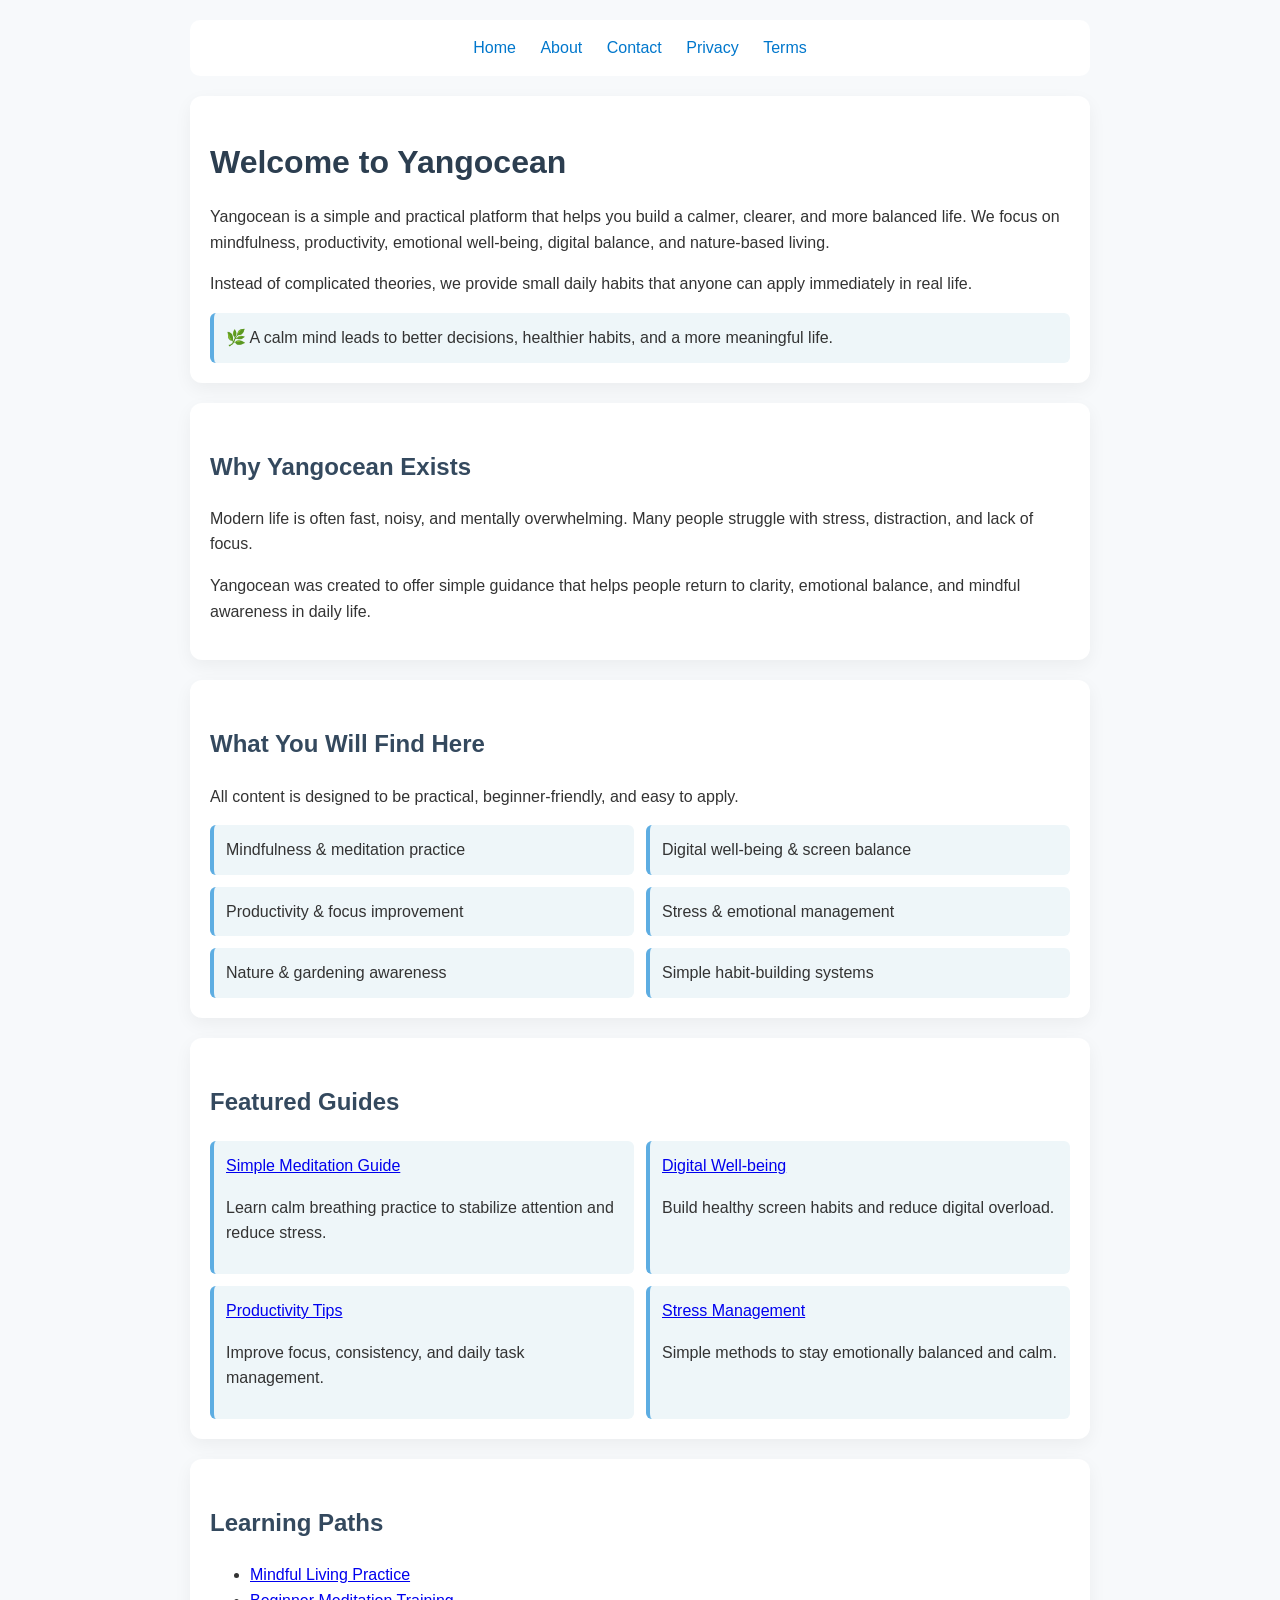
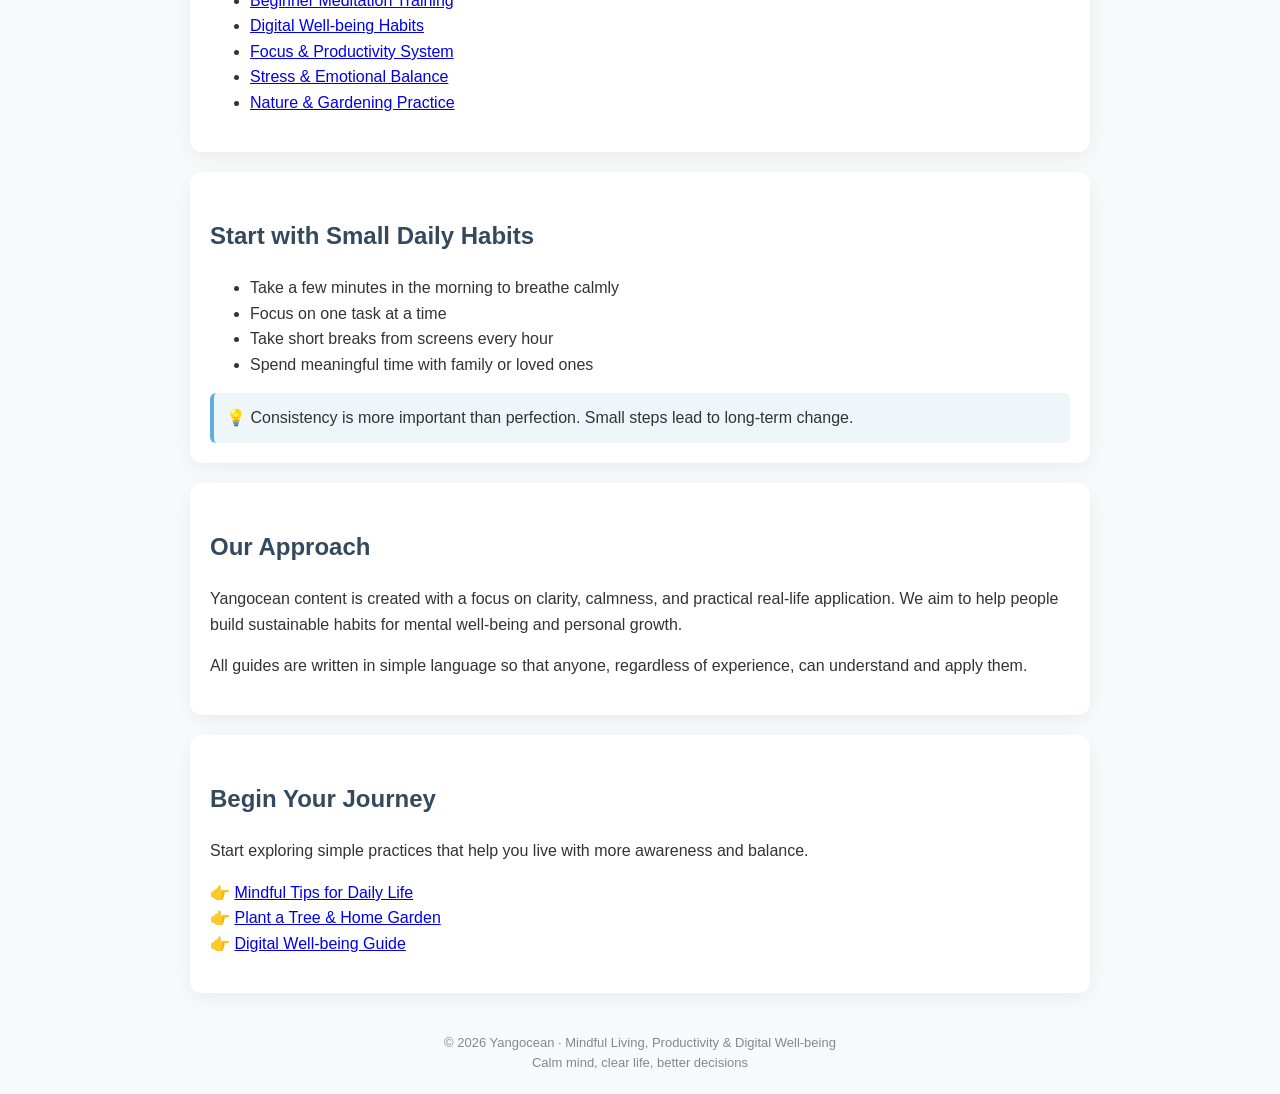
<file: index.html>
<!DOCTYPE html>
<html lang="en">
<head>
<meta charset="UTF-8">

<title>Yangocean | Mindful Living, Productivity & Digital Well-being</title>

<meta name="description" content="Yangocean provides simple, practical guides on mindfulness, meditation, productivity, stress management, digital well-being, and nature-based living for a calmer and more balanced life.">

<meta name="keywords" content="mindfulness, meditation guide, productivity tips, stress management, digital well-being, focus improvement, calm lifestyle, habit building">

<meta name="viewport" content="width=device-width, initial-scale=1.0">

<!--Google search-->
<meta name="google-site-verification" content="MP0781PPuCCYKNP1Klm_3kKqdoV5mSO9Oq8saBXjLmQ" />
  
<!-- Open Graph (SEO + sharing) -->
<meta property="og:title" content="Yangocean | Mindful Living & Productivity">
<meta property="og:description" content="Simple guides for mindfulness, productivity, stress management, and digital well-being.">
<meta property="og:type" content="website">

<link rel="stylesheet" href="style.css">

<!-- AdSense -->
<script async src="https://pagead2.googlesyndication.com/pagead/js/adsbygoogle.js?client=ca-pub-6929570744326515"
crossorigin="anonymous"></script>

</head>

<body>

<div class="container">

<!-- Navigation -->
<nav>
  <a href="index.html">Home</a>
  <a href="about.html">About</a>
  <a href="contact.html">Contact</a>
  <a href="privacy.html">Privacy</a>
  <a href="terms.html">Terms</a>
</nav>

<!-- HERO -->
<div class="card">

  <h1>Welcome to Yangocean</h1>

  <p>
    Yangocean is a simple and practical platform that helps you build a calmer, clearer, and more balanced life.
    We focus on mindfulness, productivity, emotional well-being, digital balance, and nature-based living.
  </p>

  <p>
    Instead of complicated theories, we provide small daily habits that anyone can apply immediately in real life.
  </p>

  <div class="highlight">
    🌿 A calm mind leads to better decisions, healthier habits, and a more meaningful life.
  </div>


</div>

<!-- WHY THIS SITE EXISTS -->
<div class="card">

  <h2>Why Yangocean Exists</h2>

  <p>
    Modern life is often fast, noisy, and mentally overwhelming.
    Many people struggle with stress, distraction, and lack of focus.
  </p>

  <p>
    Yangocean was created to offer simple guidance that helps people return to clarity,
    emotional balance, and mindful awareness in daily life.
  </p>

</div>

<!-- WHAT YOU WILL FIND -->
<div class="card">

  <h2>What You Will Find Here</h2>

  <p>
    All content is designed to be practical, beginner-friendly, and easy to apply.
  </p>

  <div class="grid">
    <div class="item">Mindfulness & meditation practice</div>
    <div class="item">Digital well-being & screen balance</div>
    <div class="item">Productivity & focus improvement</div>
    <div class="item">Stress & emotional management</div>
    <div class="item">Nature & gardening awareness</div>
    <div class="item">Simple habit-building systems</div>
  </div>

</div>

<!-- FEATURED GUIDES -->
<div class="card">

  <h2>Featured Guides</h2>

  <div class="grid">

    <div class="item">
      <a href="meditation-guide.html">Simple Meditation Guide</a>
      <p>Learn calm breathing practice to stabilize attention and reduce stress.</p>
    </div>

    <div class="item">
      <a href="digital-wellbeing.html">Digital Well-being</a>
      <p>Build healthy screen habits and reduce digital overload.</p>
    </div>

    <div class="item">
      <a href="productivity.html">Productivity Tips</a>
      <p>Improve focus, consistency, and daily task management.</p>
    </div>

    <div class="item">
      <a href="stress-management.html">Stress Management</a>
      <p>Simple methods to stay emotionally balanced and calm.</p>
    </div>

  </div>

</div>

<!-- LEARNING PATHS (IMPORTANT FOR SEO AUTHORITY) -->
<div class="card">

  <h2>Learning Paths</h2>

  <ul>
    <li><a href="mindful-tips.html">Mindful Living Practice</a></li>
    <li><a href="meditation-guide.html">Beginner Meditation Training</a></li>
    <li><a href="digital-wellbeing.html">Digital Well-being Habits</a></li>
    <li><a href="productivity.html">Focus & Productivity System</a></li>
    <li><a href="stress-management.html">Stress & Emotional Balance</a></li>
    <li><a href="plant-garden.html">Nature & Gardening Practice</a></li>
  </ul>

</div>

<!-- DAILY HABITS -->
<div class="card">

  <h2>Start with Small Daily Habits</h2>

  <ul>
    <li>Take a few minutes in the morning to breathe calmly</li>
    <li>Focus on one task at a time</li>
    <li>Take short breaks from screens every hour</li>
    <li>Spend meaningful time with family or loved ones</li>
  </ul>

  <div class="highlight">
    💡 Consistency is more important than perfection. Small steps lead to long-term change.
  </div>

</div>

<!-- TRUST / E-E-A-T SECTION -->
<div class="card">

  <h2>Our Approach</h2>

  <p>
    Yangocean content is created with a focus on clarity, calmness, and practical real-life application.
    We aim to help people build sustainable habits for mental well-being and personal growth.
  </p>

  <p>
    All guides are written in simple language so that anyone, regardless of experience, can understand and apply them.
  </p>

</div>

<!-- FINAL CTA -->
<div class="card">

  <h2>Begin Your Journey</h2>

  <p>
    Start exploring simple practices that help you live with more awareness and balance.
  </p>

  <p>
    👉 <a href="mindful-tips.html">Mindful Tips for Daily Life</a><br>
    👉 <a href="plant-garden.html">Plant a Tree & Home Garden</a><br>
    👉 <a href="digital-wellbeing.html">Digital Well-being Guide</a>
  </p>

</div>

<!-- FOOTER -->
<div class="footer">
  © 2026 Yangocean · Mindful Living, Productivity & Digital Well-being<br>
  Calm mind, clear life, better decisions
</div>

</div>

</body>
</html>
</file>
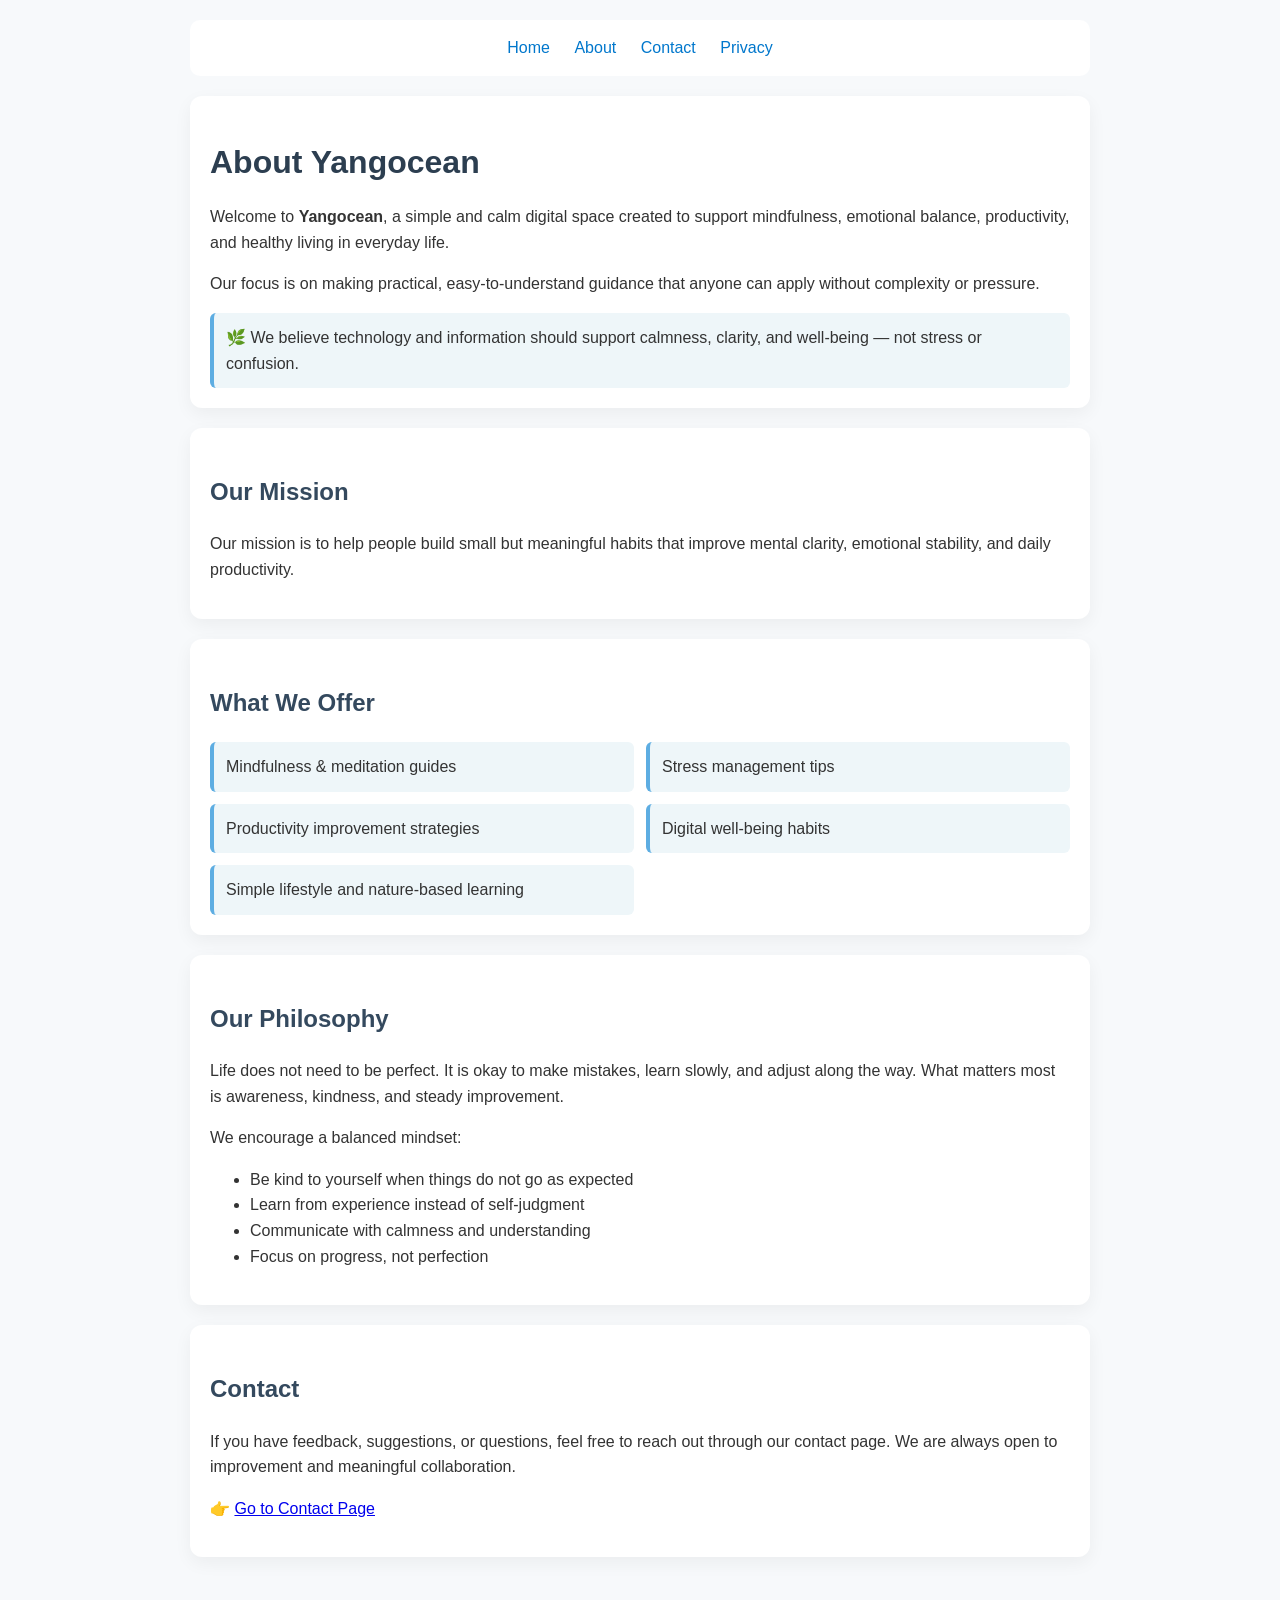
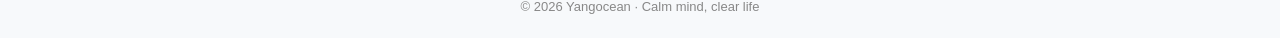
<file: about.html>
<!DOCTYPE html>
<html lang="en">
<head>
  <meta charset="UTF-8">
  <title>About Yangocean - Calm Digital Wellness & Mindful Living</title>

  <meta name="description" content="Learn about Yangocean, a platform dedicated to mindfulness, stress management, productivity, and simple digital well-being tools for daily life.">

  <meta name="viewport" content="width=device-width, initial-scale=1.0">

  <link rel="stylesheet" href="style.css">

  <!-- AdSense -->
  <script async src="https://pagead2.googlesyndication.com/pagead/js/adsbygoogle.js?client=ca-pub-6929570744326515"
    crossorigin="anonymous"></script>
</head>

<body>

<div class="container">

  <nav>
    <a href="index.html">Home</a>
    <a href="about.html">About</a>
    <a href="contact.html">Contact</a>
    <a href="privacy.html">Privacy</a>
  </nav>

  <div class="card">

    <h1>About Yangocean</h1>

    <p>
      Welcome to <strong>Yangocean</strong>, a simple and calm digital space created to support mindfulness,
      emotional balance, productivity, and healthy living in everyday life.
    </p>

    <p>
      Our focus is on making practical, easy-to-understand guidance that anyone can apply without complexity or pressure.
    </p>

    <div class="highlight">
      🌿 We believe technology and information should support calmness, clarity, and well-being — not stress or confusion.
    </div>

  </div>

  <div class="card">

    <h2>Our Mission</h2>

    <p>
      Our mission is to help people build small but meaningful habits that improve mental clarity,
      emotional stability, and daily productivity.
    </p>

  </div>

  <div class="card">

    <h2>What We Offer</h2>

    <div class="grid">

      <div class="item">Mindfulness & meditation guides</div>
      <div class="item">Stress management tips</div>
      <div class="item">Productivity improvement strategies</div>
      <div class="item">Digital well-being habits</div>
      <div class="item">Simple lifestyle and nature-based learning</div>

    </div>

  </div>

  <div class="card">

    <h2>Our Philosophy</h2>

    <p>
      Life does not need to be perfect. It is okay to make mistakes, learn slowly, and adjust along the way.
      What matters most is awareness, kindness, and steady improvement.
    </p>

    <p>
      We encourage a balanced mindset:
    </p>

    <ul>
      <li>Be kind to yourself when things do not go as expected</li>
      <li>Learn from experience instead of self-judgment</li>
      <li>Communicate with calmness and understanding</li>
      <li>Focus on progress, not perfection</li>
    </ul>

  </div>

  <div class="card">

    <h2>Contact</h2>

    <p>
      If you have feedback, suggestions, or questions, feel free to reach out through our contact page.
      We are always open to improvement and meaningful collaboration.
    </p>

    <p>
      👉 <a href="contact.html">Go to Contact Page</a>
    </p>

  </div>

  <div class="footer">
    © 2026 Yangocean · Calm mind, clear life
  </div>

</div>

</body>
</html>
</file>
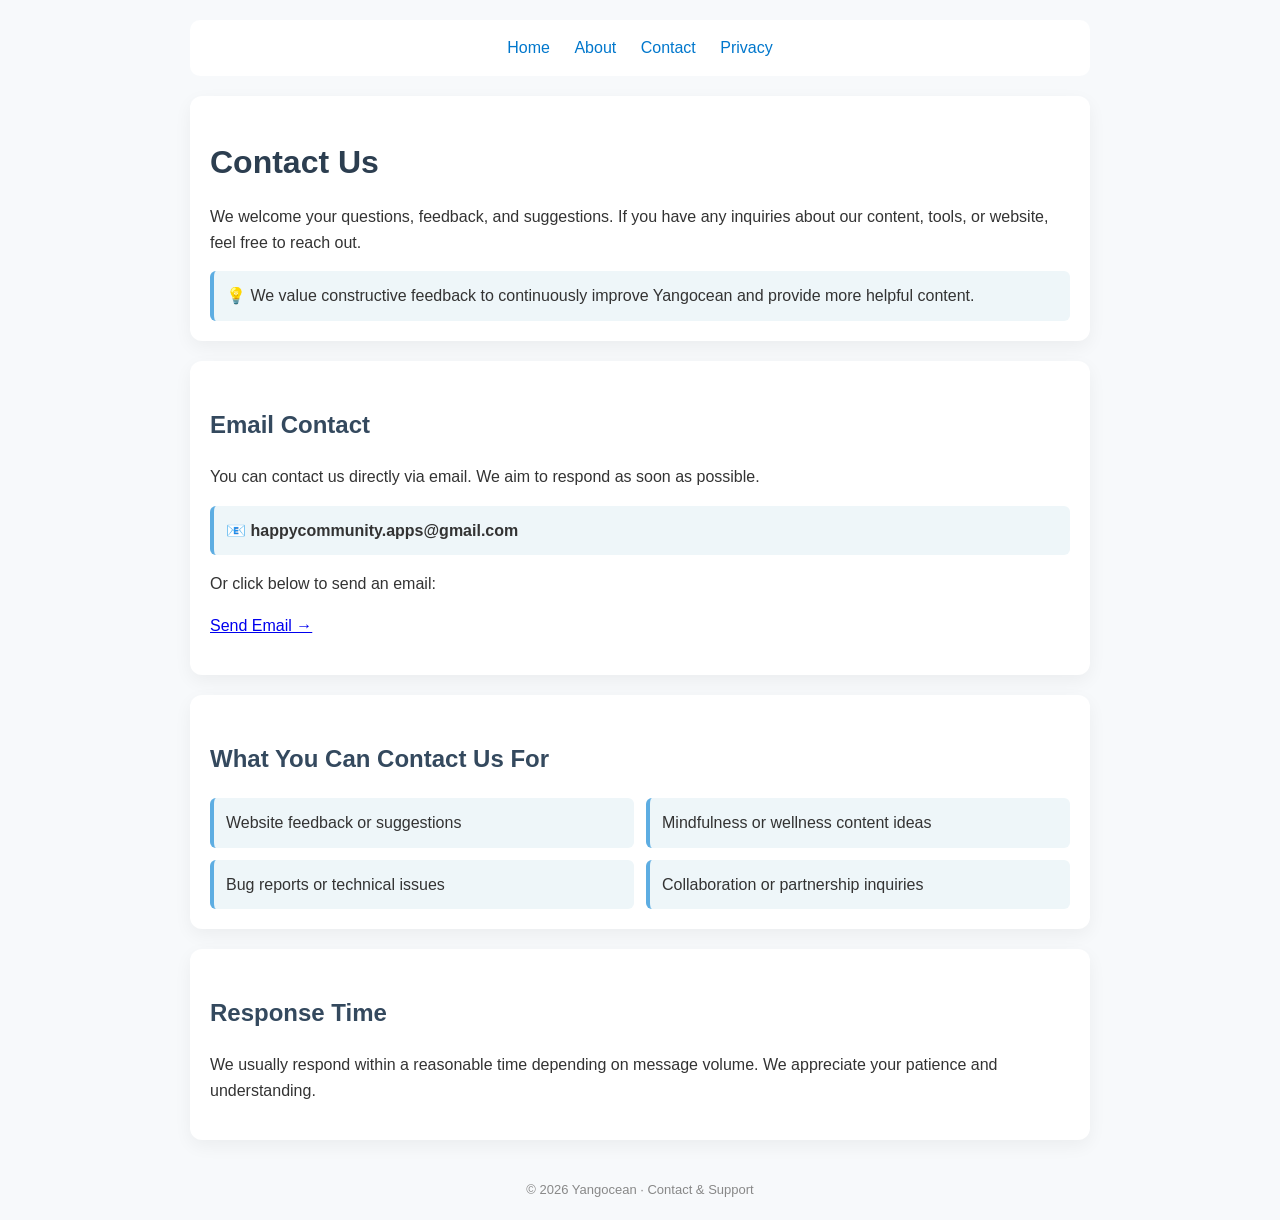
<file: contact.html>
<!DOCTYPE html>
<html lang="en">
<head>
  <meta charset="UTF-8">

  <title>Contact Yangocean - Get in Touch for Feedback & Support</title>

  <meta name="description" content="Contact Yangocean for questions, feedback, or suggestions about mindfulness, productivity, stress management, and digital well-being content.">

  <meta name="viewport" content="width=device-width, initial-scale=1.0">

  <link rel="stylesheet" href="style.css">

  <!-- AdSense -->
  <script async src="https://pagead2.googlesyndication.com/pagead/js/adsbygoogle.js?client=ca-pub-6929570744326515"
    crossorigin="anonymous"></script>
</head>

<body>

<div class="container">

  <nav>
    <a href="index.html">Home</a>
    <a href="about.html">About</a>
    <a href="contact.html">Contact</a>
    <a href="privacy.html">Privacy</a>
  </nav>

  <div class="card">

    <h1>Contact Us</h1>

    <p>
      We welcome your questions, feedback, and suggestions.
      If you have any inquiries about our content, tools, or website, feel free to reach out.
    </p>

    <div class="highlight">
      💡 We value constructive feedback to continuously improve Yangocean and provide more helpful content.
    </div>

  </div>

  <div class="card">

    <h2>Email Contact</h2>

    <p>
      You can contact us directly via email. We aim to respond as soon as possible.
    </p>

    <div class="highlight">
      📧 <strong>happycommunity.apps@gmail.com</strong>
    </div>

    <p>
      Or click below to send an email:
    </p>

    <p>
      <a href="mailto:happycommunity.apps@gmail.com">
        Send Email →
      </a>
    </p>

  </div>

  <div class="card">

    <h2>What You Can Contact Us For</h2>

    <div class="grid">

      <div class="item">Website feedback or suggestions</div>
      <div class="item">Mindfulness or wellness content ideas</div>
      <div class="item">Bug reports or technical issues</div>
      <div class="item">Collaboration or partnership inquiries</div>

    </div>

  </div>

  <div class="card">

    <h2>Response Time</h2>

    <p>
      We usually respond within a reasonable time depending on message volume.
      We appreciate your patience and understanding.
    </p>

  </div>

  <div class="footer">
    © 2026 Yangocean · Contact & Support
  </div>

</div>

</body>
</html>
</file>
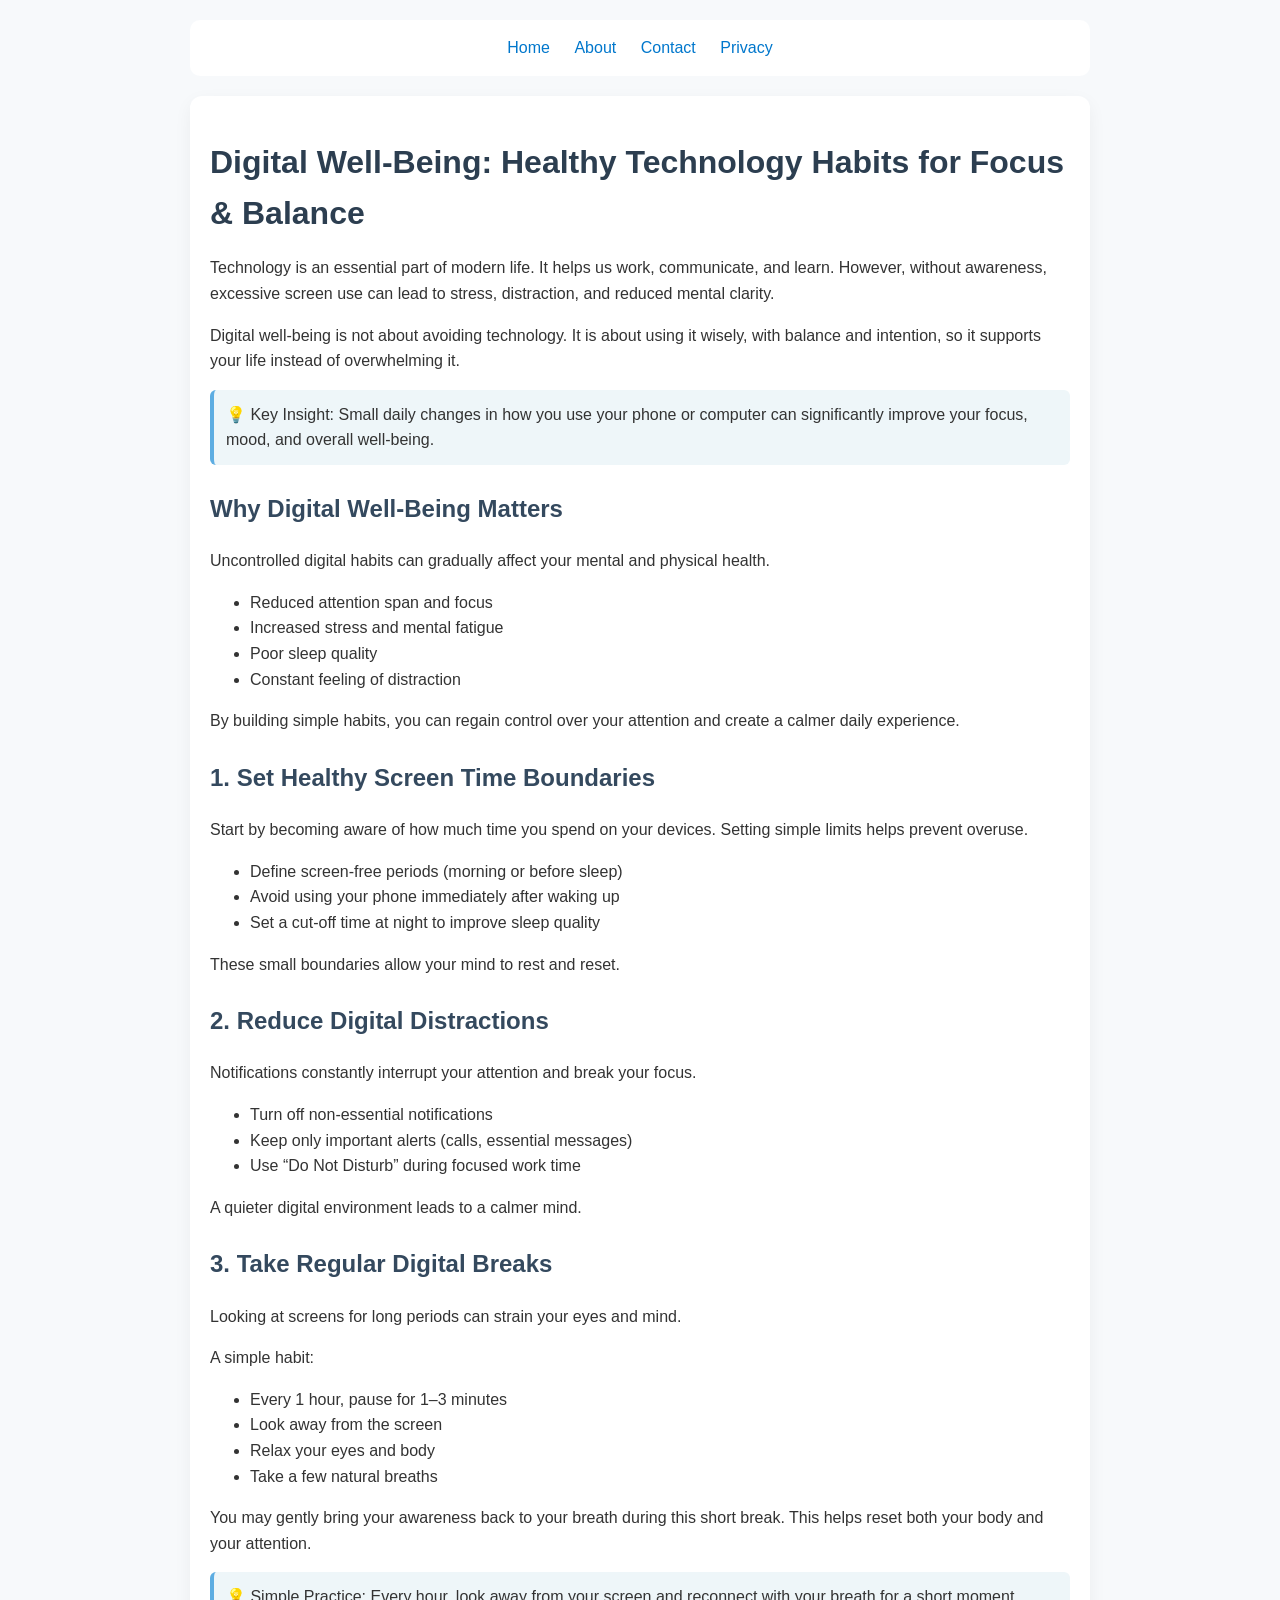
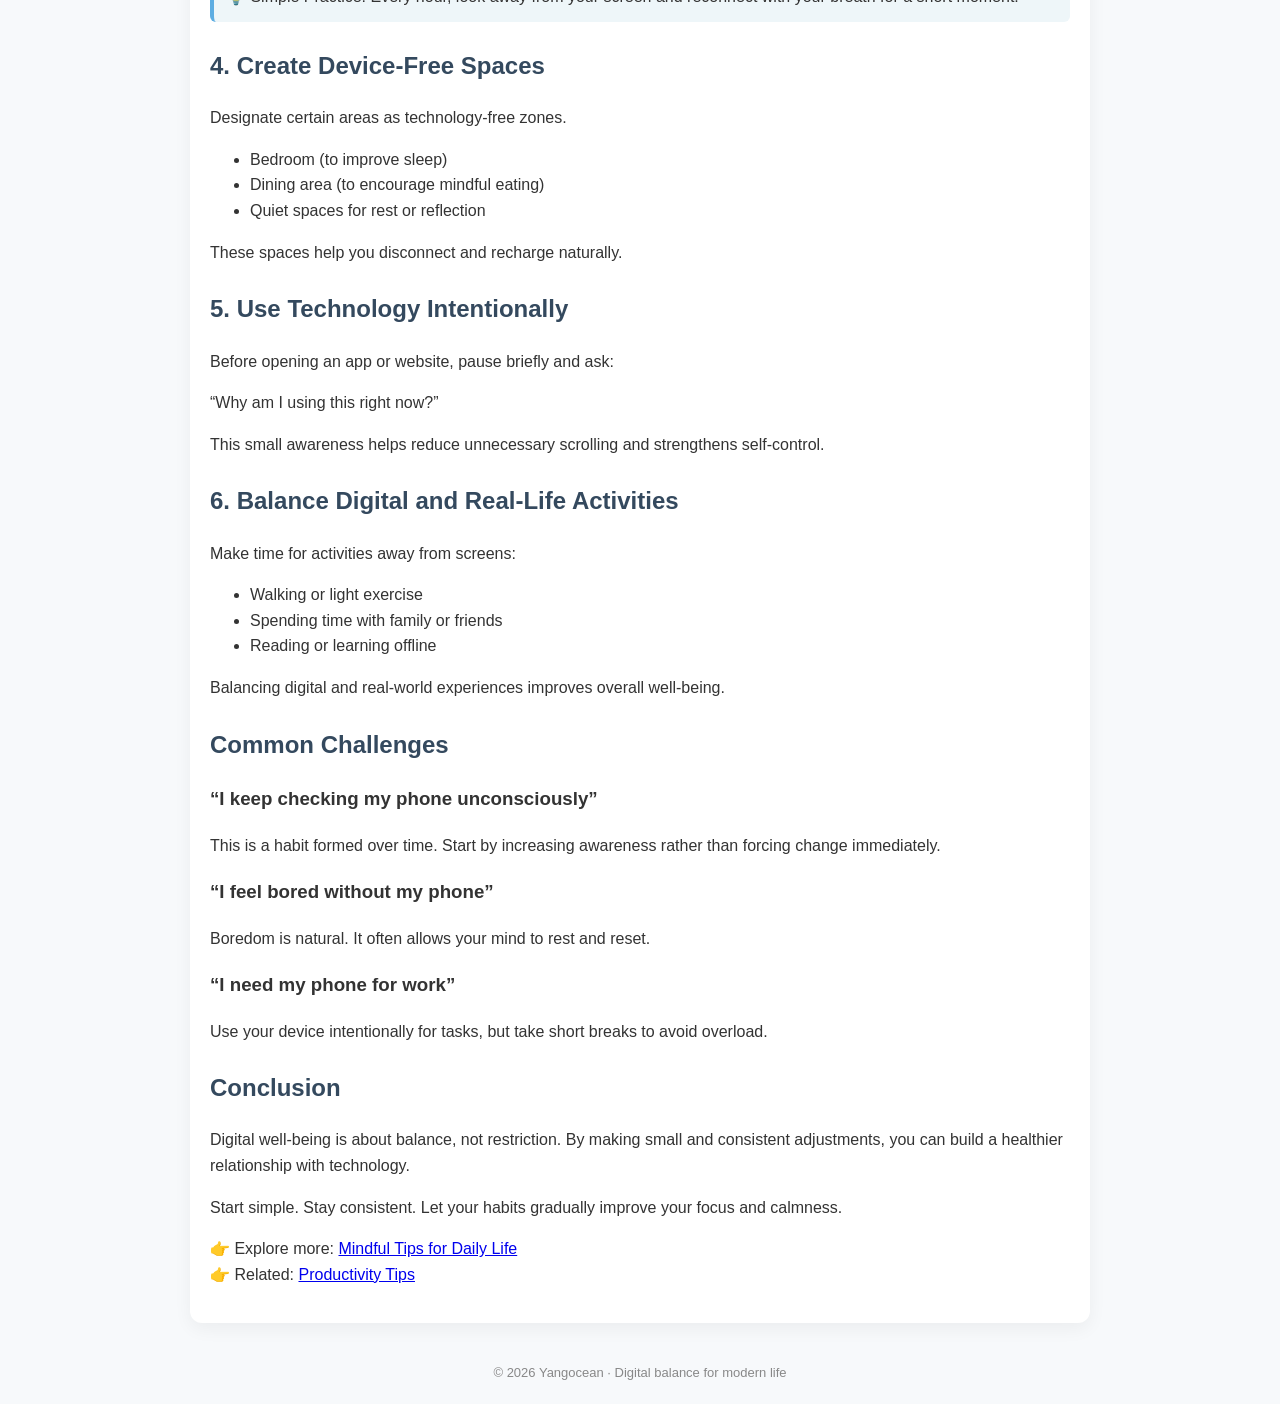
<file: digital-wellbeing.html>
<!DOCTYPE html>
<html lang="en">
<head>
<meta charset="UTF-8">
<title>Digital Well-Being: Healthy Technology Habits for Focus & Balance - Yangocean</title>
<meta name="description" content="Improve your digital well-being with simple habits to reduce screen time, manage distractions, protect your focus, and build a healthier relationship with technology.">
<meta name="viewport" content="width=device-width, initial-scale=1.0">

<link rel="stylesheet" href="style.css">

<script async src="https://pagead2.googlesyndication.com/pagead/js/adsbygoogle.js?client=ca-pub-6929570744326515"
crossorigin="anonymous"></script>
</head>

<body>

<div class="container">

<nav>
  <a href="index.html">Home</a>
  <a href="about.html">About</a>
  <a href="contact.html">Contact</a>
  <a href="privacy.html">Privacy</a>
</nav>

<div class="card">

<h1>Digital Well-Being: Healthy Technology Habits for Focus & Balance</h1>

<p>
Technology is an essential part of modern life. It helps us work, communicate, and learn. However, without awareness, excessive screen use can lead to stress, distraction, and reduced mental clarity.
</p>

<p>
Digital well-being is not about avoiding technology. It is about using it wisely, with balance and intention, so it supports your life instead of overwhelming it.
</p>

<div class="highlight">
💡 Key Insight: Small daily changes in how you use your phone or computer can significantly improve your focus, mood, and overall well-being.
</div>

<h2>Why Digital Well-Being Matters</h2>

<p>
Uncontrolled digital habits can gradually affect your mental and physical health.
</p>

<ul>
  <li>Reduced attention span and focus</li>
  <li>Increased stress and mental fatigue</li>
  <li>Poor sleep quality</li>
  <li>Constant feeling of distraction</li>
</ul>

<p>
By building simple habits, you can regain control over your attention and create a calmer daily experience.
</p>

<h2>1. Set Healthy Screen Time Boundaries</h2>

<p>
Start by becoming aware of how much time you spend on your devices. Setting simple limits helps prevent overuse.
</p>

<ul>
  <li>Define screen-free periods (morning or before sleep)</li>
  <li>Avoid using your phone immediately after waking up</li>
  <li>Set a cut-off time at night to improve sleep quality</li>
</ul>

<p>
These small boundaries allow your mind to rest and reset.
</p>

<h2>2. Reduce Digital Distractions</h2>

<p>
Notifications constantly interrupt your attention and break your focus.
</p>

<ul>
  <li>Turn off non-essential notifications</li>
  <li>Keep only important alerts (calls, essential messages)</li>
  <li>Use “Do Not Disturb” during focused work time</li>
</ul>

<p>
A quieter digital environment leads to a calmer mind.
</p>

<h2>3. Take Regular Digital Breaks</h2>

<p>
Looking at screens for long periods can strain your eyes and mind.
</p>

<p>
A simple habit:
</p>

<ul>
  <li>Every 1 hour, pause for 1–3 minutes</li>
  <li>Look away from the screen</li>
  <li>Relax your eyes and body</li>
  <li>Take a few natural breaths</li>
</ul>

<p>
You may gently bring your awareness back to your breath during this short break. This helps reset both your body and your attention.
</p>

<div class="highlight">
💡 Simple Practice: Every hour, look away from your screen and reconnect with your breath for a short moment.
</div>

<h2>4. Create Device-Free Spaces</h2>

<p>
Designate certain areas as technology-free zones.
</p>

<ul>
  <li>Bedroom (to improve sleep)</li>
  <li>Dining area (to encourage mindful eating)</li>
  <li>Quiet spaces for rest or reflection</li>
</ul>

<p>
These spaces help you disconnect and recharge naturally.
</p>

<h2>5. Use Technology Intentionally</h2>

<p>
Before opening an app or website, pause briefly and ask:
</p>

<p>
“Why am I using this right now?”
</p>

<p>
This small awareness helps reduce unnecessary scrolling and strengthens self-control.
</p>

<h2>6. Balance Digital and Real-Life Activities</h2>

<p>
Make time for activities away from screens:
</p>

<ul>
  <li>Walking or light exercise</li>
  <li>Spending time with family or friends</li>
  <li>Reading or learning offline</li>
</ul>

<p>
Balancing digital and real-world experiences improves overall well-being.
</p>

<h2>Common Challenges</h2>

<h3>“I keep checking my phone unconsciously”</h3>
<p>
This is a habit formed over time. Start by increasing awareness rather than forcing change immediately.
</p>

<h3>“I feel bored without my phone”</h3>
<p>
Boredom is natural. It often allows your mind to rest and reset.
</p>

<h3>“I need my phone for work”</h3>
<p>
Use your device intentionally for tasks, but take short breaks to avoid overload.
</p>

<h2>Conclusion</h2>

<p>
Digital well-being is about balance, not restriction. By making small and consistent adjustments, you can build a healthier relationship with technology.
</p>

<p>
Start simple. Stay consistent. Let your habits gradually improve your focus and calmness.
</p>

<p>
👉 Explore more: <a href="mindful-tips.html">Mindful Tips for Daily Life</a><br>
👉 Related: <a href="productivity.html">Productivity Tips</a>
</p>

</div>

<div class="footer">
© 2026 Yangocean · Digital balance for modern life
</div>

</div>

</body>
</html>
</file>
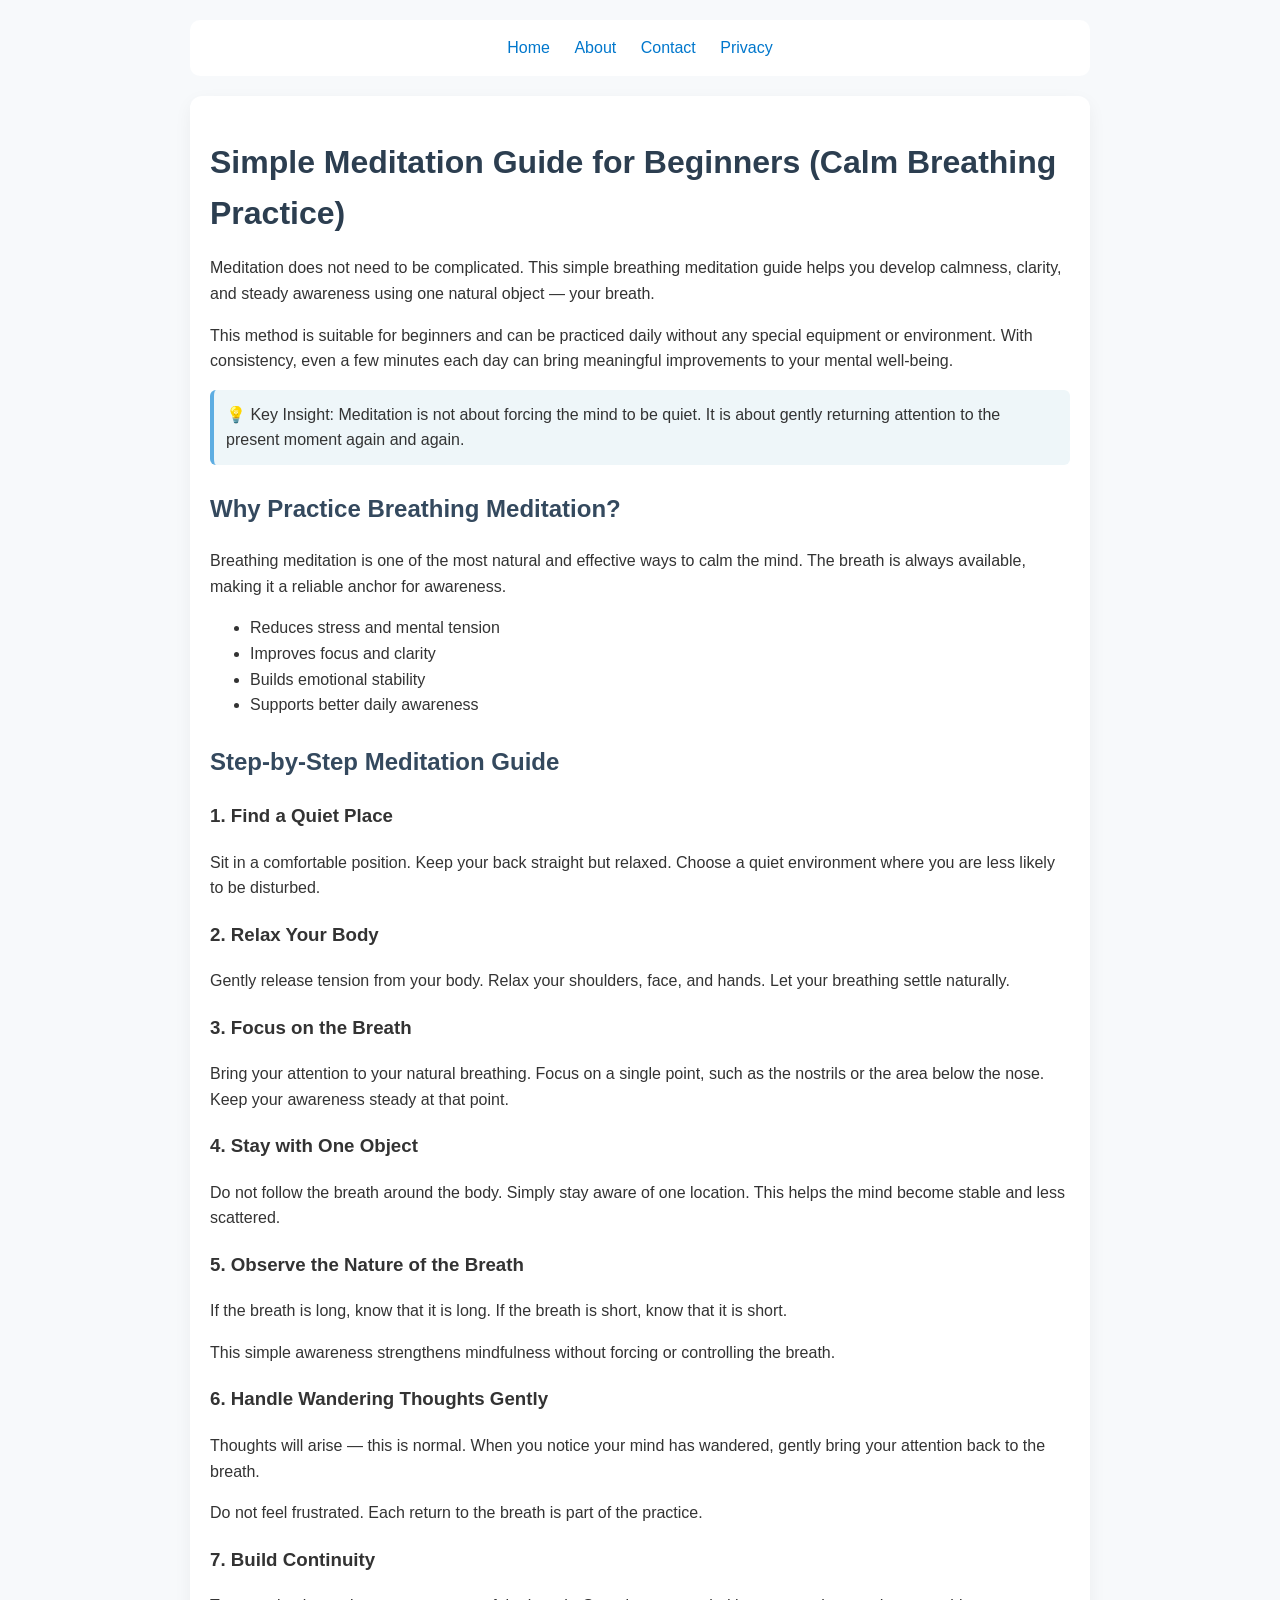
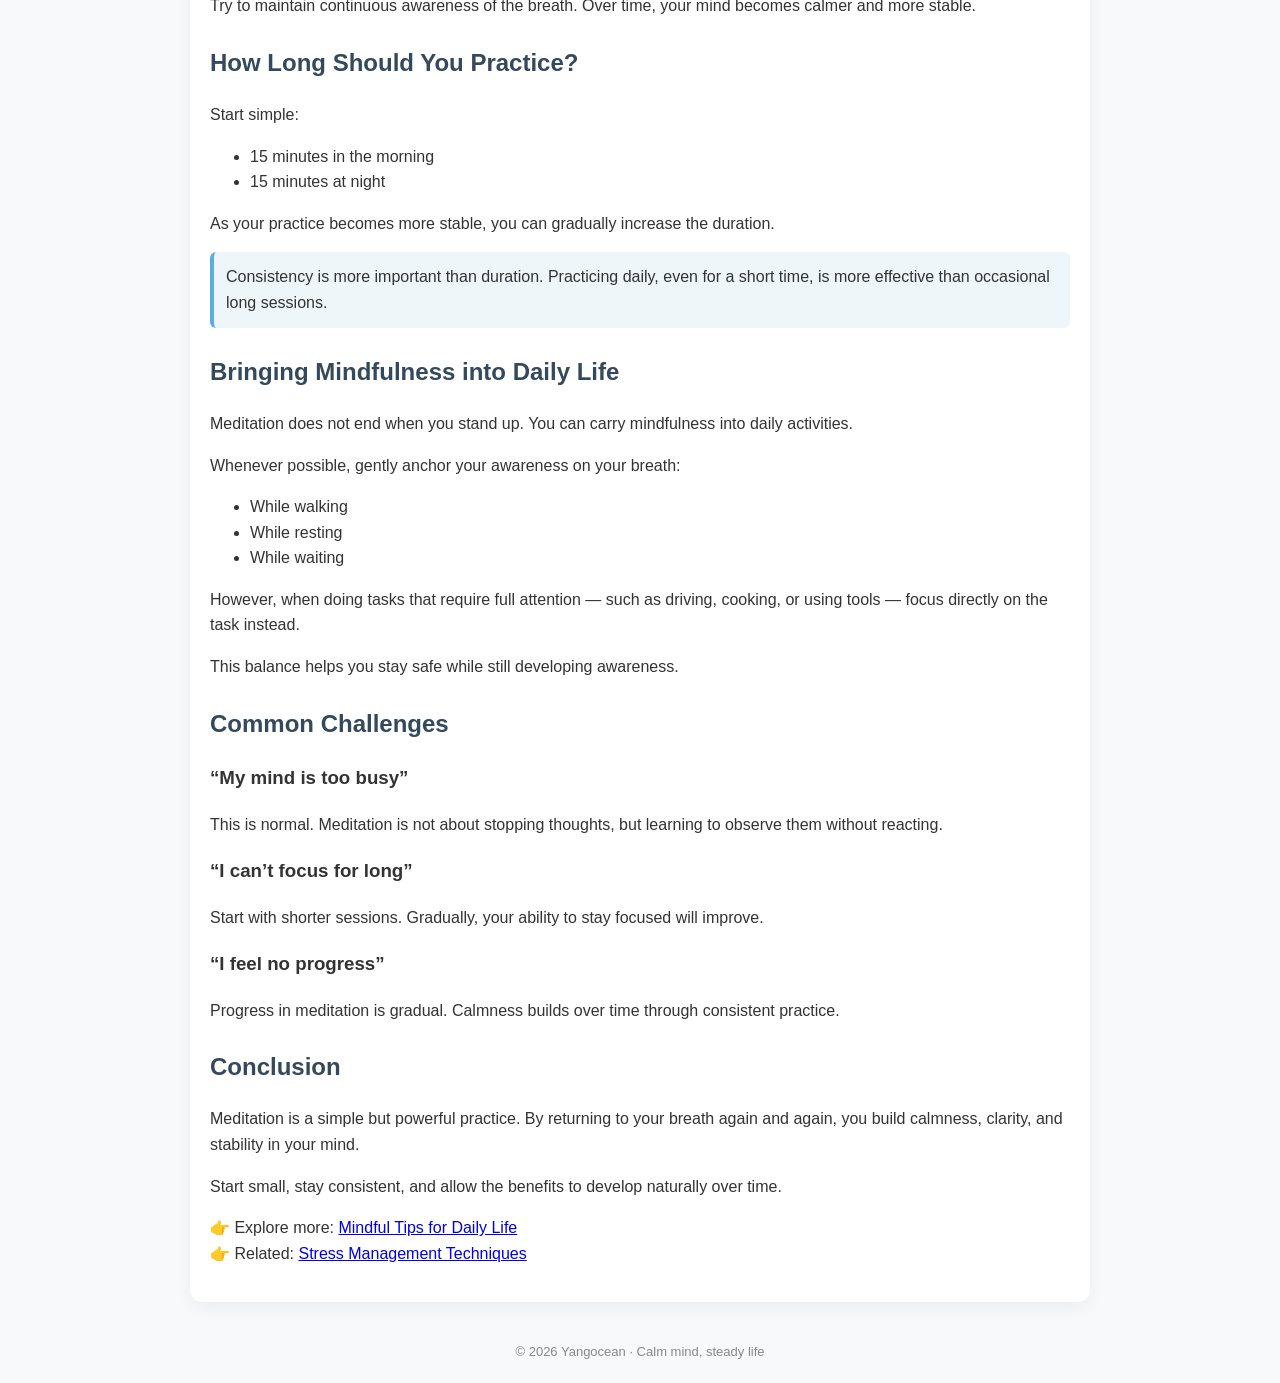
<file: meditation-guide.html>
<!DOCTYPE html>
<html lang="en">
<head>
<meta charset="UTF-8">
<title>Simple Meditation Guide for Beginners (Calm Breathing Practice) - Yangocean</title>
<meta name="description" content="Learn a simple step-by-step breathing meditation guide for beginners. Improve calmness, focus, and emotional balance with daily mindful practice.">
<meta name="viewport" content="width=device-width, initial-scale=1.0">

<link rel="stylesheet" href="style.css">

<script async src="https://pagead2.googlesyndication.com/pagead/js/adsbygoogle.js?client=ca-pub-6929570744326515"
crossorigin="anonymous"></script>
</head>

<body>

<div class="container">

<nav>
  <a href="index.html">Home</a>
  <a href="about.html">About</a>
  <a href="contact.html">Contact</a>
  <a href="privacy.html">Privacy</a>
</nav>

<div class="card">

<h1>Simple Meditation Guide for Beginners (Calm Breathing Practice)</h1>

<p>
Meditation does not need to be complicated. This simple breathing meditation guide helps you develop calmness, clarity, and steady awareness using one natural object — your breath.
</p>

<p>
This method is suitable for beginners and can be practiced daily without any special equipment or environment. With consistency, even a few minutes each day can bring meaningful improvements to your mental well-being.
</p>

<div class="highlight">
💡 Key Insight: Meditation is not about forcing the mind to be quiet. It is about gently returning attention to the present moment again and again.
</div>

<h2>Why Practice Breathing Meditation?</h2>

<p>
Breathing meditation is one of the most natural and effective ways to calm the mind. The breath is always available, making it a reliable anchor for awareness.
</p>

<ul>
  <li>Reduces stress and mental tension</li>
  <li>Improves focus and clarity</li>
  <li>Builds emotional stability</li>
  <li>Supports better daily awareness</li>
</ul>

<h2>Step-by-Step Meditation Guide</h2>

<h3>1. Find a Quiet Place</h3>
<p>
Sit in a comfortable position. Keep your back straight but relaxed. Choose a quiet environment where you are less likely to be disturbed.
</p>

<h3>2. Relax Your Body</h3>
<p>
Gently release tension from your body. Relax your shoulders, face, and hands. Let your breathing settle naturally.
</p>

<h3>3. Focus on the Breath</h3>
<p>
Bring your attention to your natural breathing. Focus on a single point, such as the nostrils or the area below the nose. Keep your awareness steady at that point.
</p>

<h3>4. Stay with One Object</h3>
<p>
Do not follow the breath around the body. Simply stay aware of one location. This helps the mind become stable and less scattered.
</p>

<h3>5. Observe the Nature of the Breath</h3>
<p>
If the breath is long, know that it is long.  
If the breath is short, know that it is short.  
</p>

<p>
This simple awareness strengthens mindfulness without forcing or controlling the breath.
</p>

<h3>6. Handle Wandering Thoughts Gently</h3>
<p>
Thoughts will arise — this is normal. When you notice your mind has wandered, gently bring your attention back to the breath.
</p>

<p>
Do not feel frustrated. Each return to the breath is part of the practice.
</p>

<h3>7. Build Continuity</h3>
<p>
Try to maintain continuous awareness of the breath. Over time, your mind becomes calmer and more stable.
</p>

<h2>How Long Should You Practice?</h2>

<p>
Start simple:
</p>

<ul>
  <li>15 minutes in the morning</li>
  <li>15 minutes at night</li>
</ul>

<p>
As your practice becomes more stable, you can gradually increase the duration.
</p>

<div class="highlight">
Consistency is more important than duration. Practicing daily, even for a short time, is more effective than occasional long sessions.
</div>

<h2>Bringing Mindfulness into Daily Life</h2>

<p>
Meditation does not end when you stand up. You can carry mindfulness into daily activities.
</p>

<p>
Whenever possible, gently anchor your awareness on your breath:
</p>

<ul>
  <li>While walking</li>
  <li>While resting</li>
  <li>While waiting</li>
</ul>

<p>
However, when doing tasks that require full attention — such as driving, cooking, or using tools — focus directly on the task instead.
</p>

<p>
This balance helps you stay safe while still developing awareness.
</p>

<h2>Common Challenges</h2>

<h3>“My mind is too busy”</h3>
<p>
This is normal. Meditation is not about stopping thoughts, but learning to observe them without reacting.
</p>

<h3>“I can’t focus for long”</h3>
<p>
Start with shorter sessions. Gradually, your ability to stay focused will improve.
</p>

<h3>“I feel no progress”</h3>
<p>
Progress in meditation is gradual. Calmness builds over time through consistent practice.
</p>

<h2>Conclusion</h2>

<p>
Meditation is a simple but powerful practice. By returning to your breath again and again, you build calmness, clarity, and stability in your mind.
</p>

<p>
Start small, stay consistent, and allow the benefits to develop naturally over time.
</p>

<p>
👉 Explore more: <a href="mindful-tips.html">Mindful Tips for Daily Life</a><br>
👉 Related: <a href="stress-management.html">Stress Management Techniques</a>
</p>

</div>

<div class="footer">
© 2026 Yangocean · Calm mind, steady life
</div>

</div>

</body>
</html>
</file>
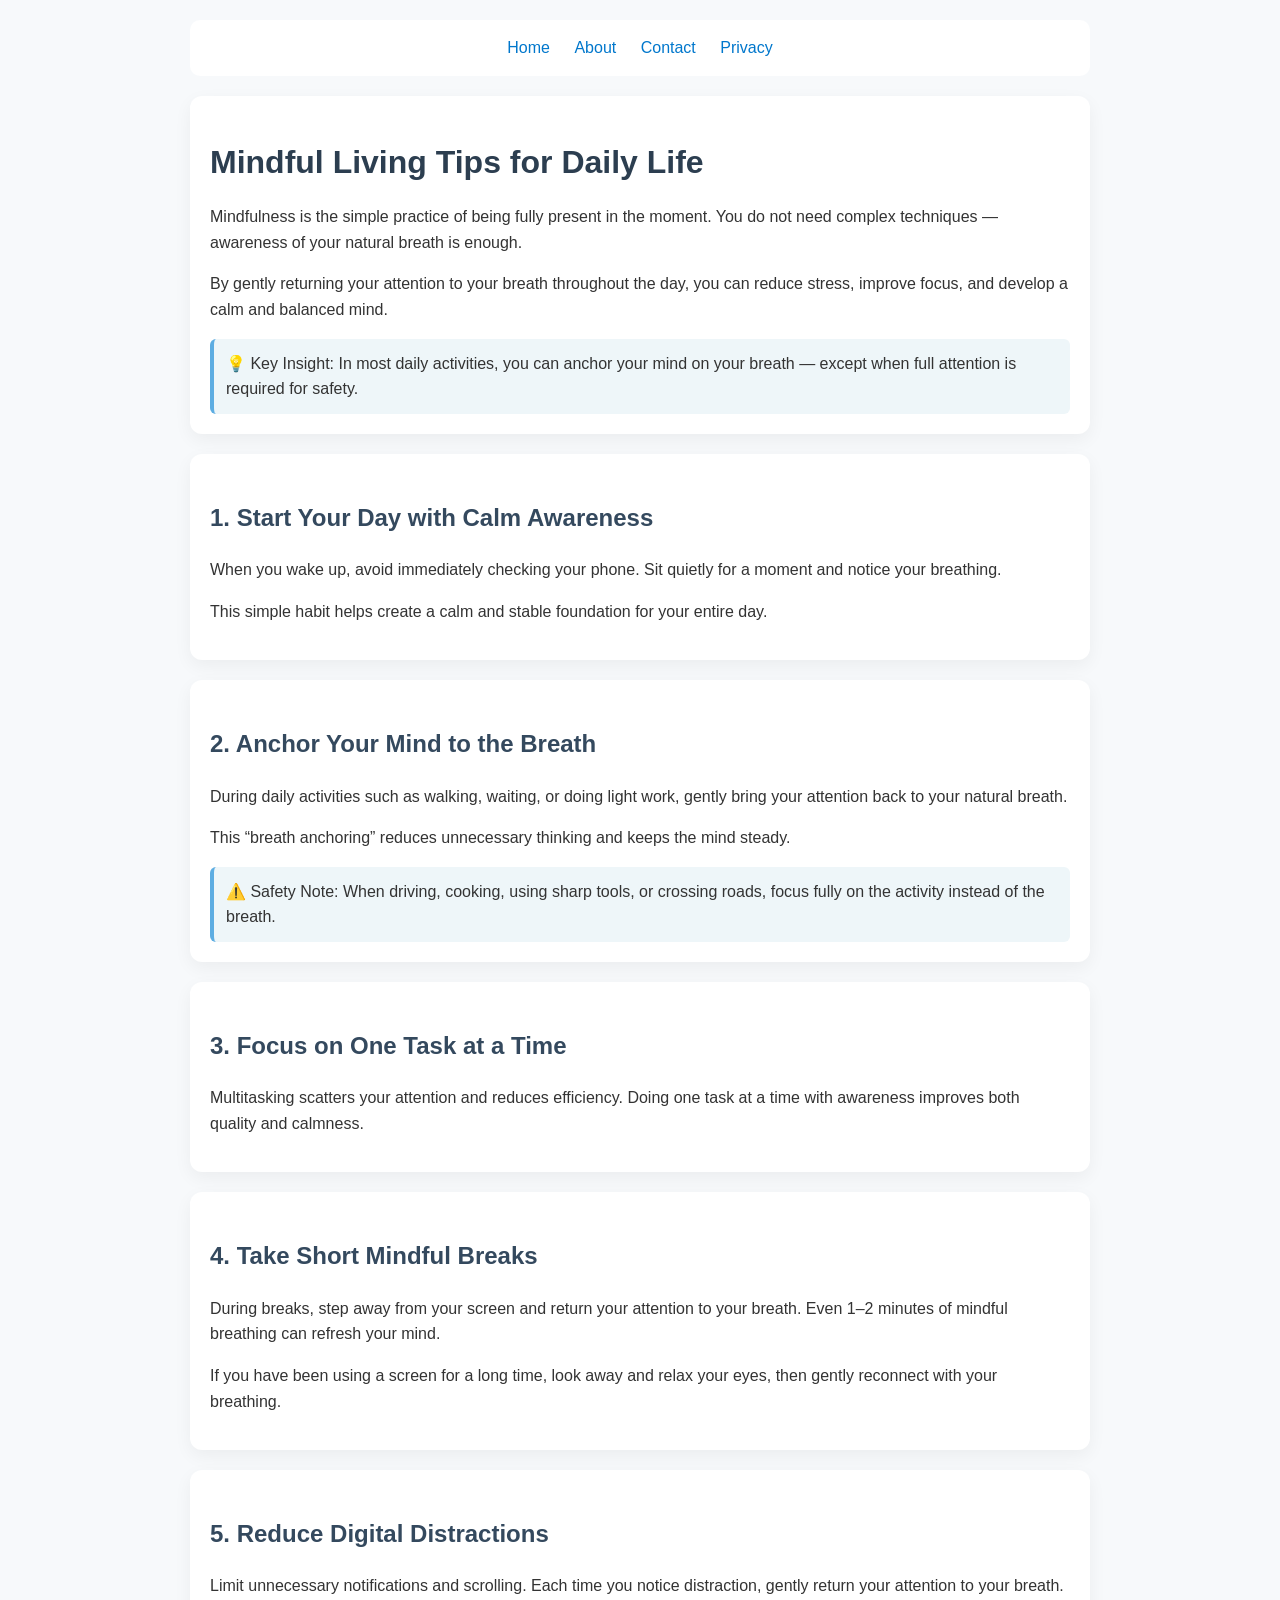
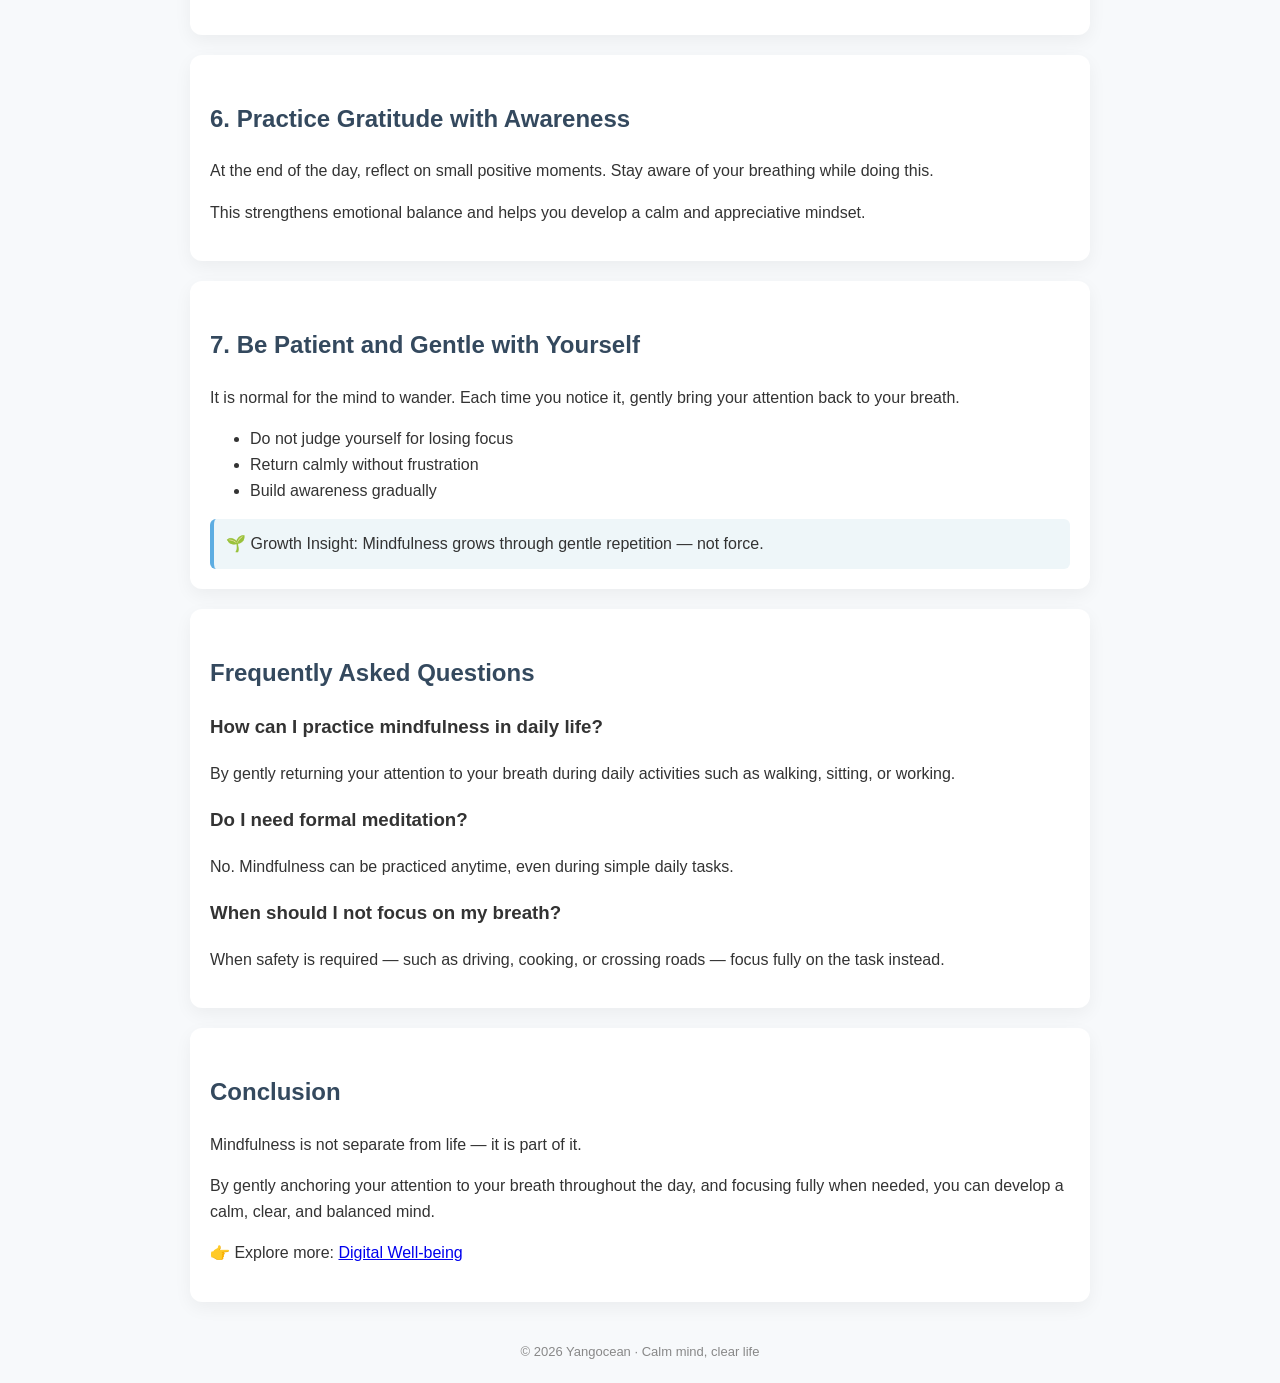
<file: mindful-tips.html>
<!DOCTYPE html>
<html lang="en">
<head>
<meta charset="UTF-8">

<title>Mindful Living Tips for Daily Life (Breathing Awareness Practice) | Yangocean</title>

<meta name="description" content="Learn simple mindfulness techniques using breathing awareness in daily life. Reduce stress, improve focus, and build calm habits with practical mindful living tips.">

<meta name="keywords" content="mindfulness daily life, breathing awareness, mindful living tips, reduce stress naturally, focus improvement, present moment awareness">

<meta name="viewport" content="width=device-width, initial-scale=1.0">

<link rel="stylesheet" href="style.css">

<!-- FAQ Schema (SEO BOOST) -->
<script type="application/ld+json">
{
  "@context": "https://schema.org",
  "@type": "FAQPage",
  "mainEntity": [
    {
      "@type": "Question",
      "name": "How can I practice mindfulness in daily life?",
      "acceptedAnswer": {
        "@type": "Answer",
        "text": "You can practice mindfulness by gently returning your attention to your breath during daily activities such as walking, sitting, or working."
      }
    },
    {
      "@type": "Question",
      "name": "Do I need formal meditation to be mindful?",
      "acceptedAnswer": {
        "@type": "Answer",
        "text": "No. Formal meditation helps, but mindfulness can be practiced anytime during normal daily activities."
      }
    },
    {
      "@type": "Question",
      "name": "When should I not focus on my breath?",
      "acceptedAnswer": {
        "@type": "Answer",
        "text": "When performing tasks that require full attention such as driving, using sharp tools, or crossing the road, you should focus fully on the task for safety."
      }
    }
  ]
}
</script>

<!-- AdSense -->
<script async src="https://pagead2.googlesyndication.com/pagead/js/adsbygoogle.js?client=ca-pub-6929570744326515"
crossorigin="anonymous"></script>

</head>

<body>

<div class="container">

  <!-- Navigation -->
  <nav>
    <a href="index.html">Home</a>
    <a href="about.html">About</a>
    <a href="contact.html">Contact</a>
    <a href="privacy.html">Privacy</a>
  </nav>

  <!-- Intro -->
  <div class="card">

    <h1>Mindful Living Tips for Daily Life</h1>

    <p>
      Mindfulness is the simple practice of being fully present in the moment.
      You do not need complex techniques — awareness of your natural breath is enough.
    </p>

    <p>
      By gently returning your attention to your breath throughout the day,
      you can reduce stress, improve focus, and develop a calm and balanced mind.
    </p>

    <div class="highlight">
      💡 Key Insight: In most daily activities, you can anchor your mind on your breath — except when full attention is required for safety.
    </div>

  </div>

  <!-- Section 1 -->
  <div class="card">
    <h2>1. Start Your Day with Calm Awareness</h2>
    <p>
      When you wake up, avoid immediately checking your phone.
      Sit quietly for a moment and notice your breathing.
    </p>
    <p>
      This simple habit helps create a calm and stable foundation for your entire day.
    </p>
  </div>

  <!-- Section 2 -->
  <div class="card">
    <h2>2. Anchor Your Mind to the Breath</h2>
    <p>
      During daily activities such as walking, waiting, or doing light work,
      gently bring your attention back to your natural breath.
    </p>

    <p>
      This “breath anchoring” reduces unnecessary thinking and keeps the mind steady.
    </p>

    <div class="highlight">
      ⚠️ Safety Note: When driving, cooking, using sharp tools, or crossing roads,
      focus fully on the activity instead of the breath.
    </div>
  </div>

  <!-- Section 3 -->
  <div class="card">
    <h2>3. Focus on One Task at a Time</h2>
    <p>
      Multitasking scatters your attention and reduces efficiency.
      Doing one task at a time with awareness improves both quality and calmness.
    </p>
  </div>

  <!-- Section 4 -->
  <div class="card">
    <h2>4. Take Short Mindful Breaks</h2>
    <p>
      During breaks, step away from your screen and return your attention to your breath.
      Even 1–2 minutes of mindful breathing can refresh your mind.
    </p>

    <p>
      If you have been using a screen for a long time, look away and relax your eyes,
      then gently reconnect with your breathing.
    </p>
  </div>

  <!-- Section 5 -->
  <div class="card">
    <h2>5. Reduce Digital Distractions</h2>
    <p>
      Limit unnecessary notifications and scrolling.
      Each time you notice distraction, gently return your attention to your breath.
    </p>
  </div>

  <!-- Section 6 -->
  <div class="card">
    <h2>6. Practice Gratitude with Awareness</h2>
    <p>
      At the end of the day, reflect on small positive moments.
      Stay aware of your breathing while doing this.
    </p>

    <p>
      This strengthens emotional balance and helps you develop a calm and appreciative mindset.
    </p>
  </div>

  <!-- Section 7 (NEW PREMIUM ADD) -->
  <div class="card">
    <h2>7. Be Patient and Gentle with Yourself</h2>

    <p>
      It is normal for the mind to wander.
      Each time you notice it, gently bring your attention back to your breath.
    </p>

    <ul>
      <li>Do not judge yourself for losing focus</li>
      <li>Return calmly without frustration</li>
      <li>Build awareness gradually</li>
    </ul>

    <div class="highlight">
      🌱 Growth Insight: Mindfulness grows through gentle repetition — not force.
    </div>
  </div>

  <!-- FAQ -->
  <div class="card">
    <h2>Frequently Asked Questions</h2>

    <h3>How can I practice mindfulness in daily life?</h3>
    <p>
      By gently returning your attention to your breath during daily activities such as walking, sitting, or working.
    </p>

    <h3>Do I need formal meditation?</h3>
    <p>
      No. Mindfulness can be practiced anytime, even during simple daily tasks.
    </p>

    <h3>When should I not focus on my breath?</h3>
    <p>
      When safety is required — such as driving, cooking, or crossing roads — focus fully on the task instead.
    </p>

  </div>

  <!-- Conclusion -->
  <div class="card">
    <h2>Conclusion</h2>

    <p>
      Mindfulness is not separate from life — it is part of it.
    </p>

    <p>
      By gently anchoring your attention to your breath throughout the day,
      and focusing fully when needed, you can develop a calm, clear, and balanced mind.
    </p>

    <p>
      👉 Explore more: <a href="digital-wellbeing.html">Digital Well-being</a>
    </p>

  </div>

  <!-- Footer -->
  <div class="footer">
    © 2026 Yangocean · Calm mind, clear life
  </div>

</div>

</body>
</html>
</file>
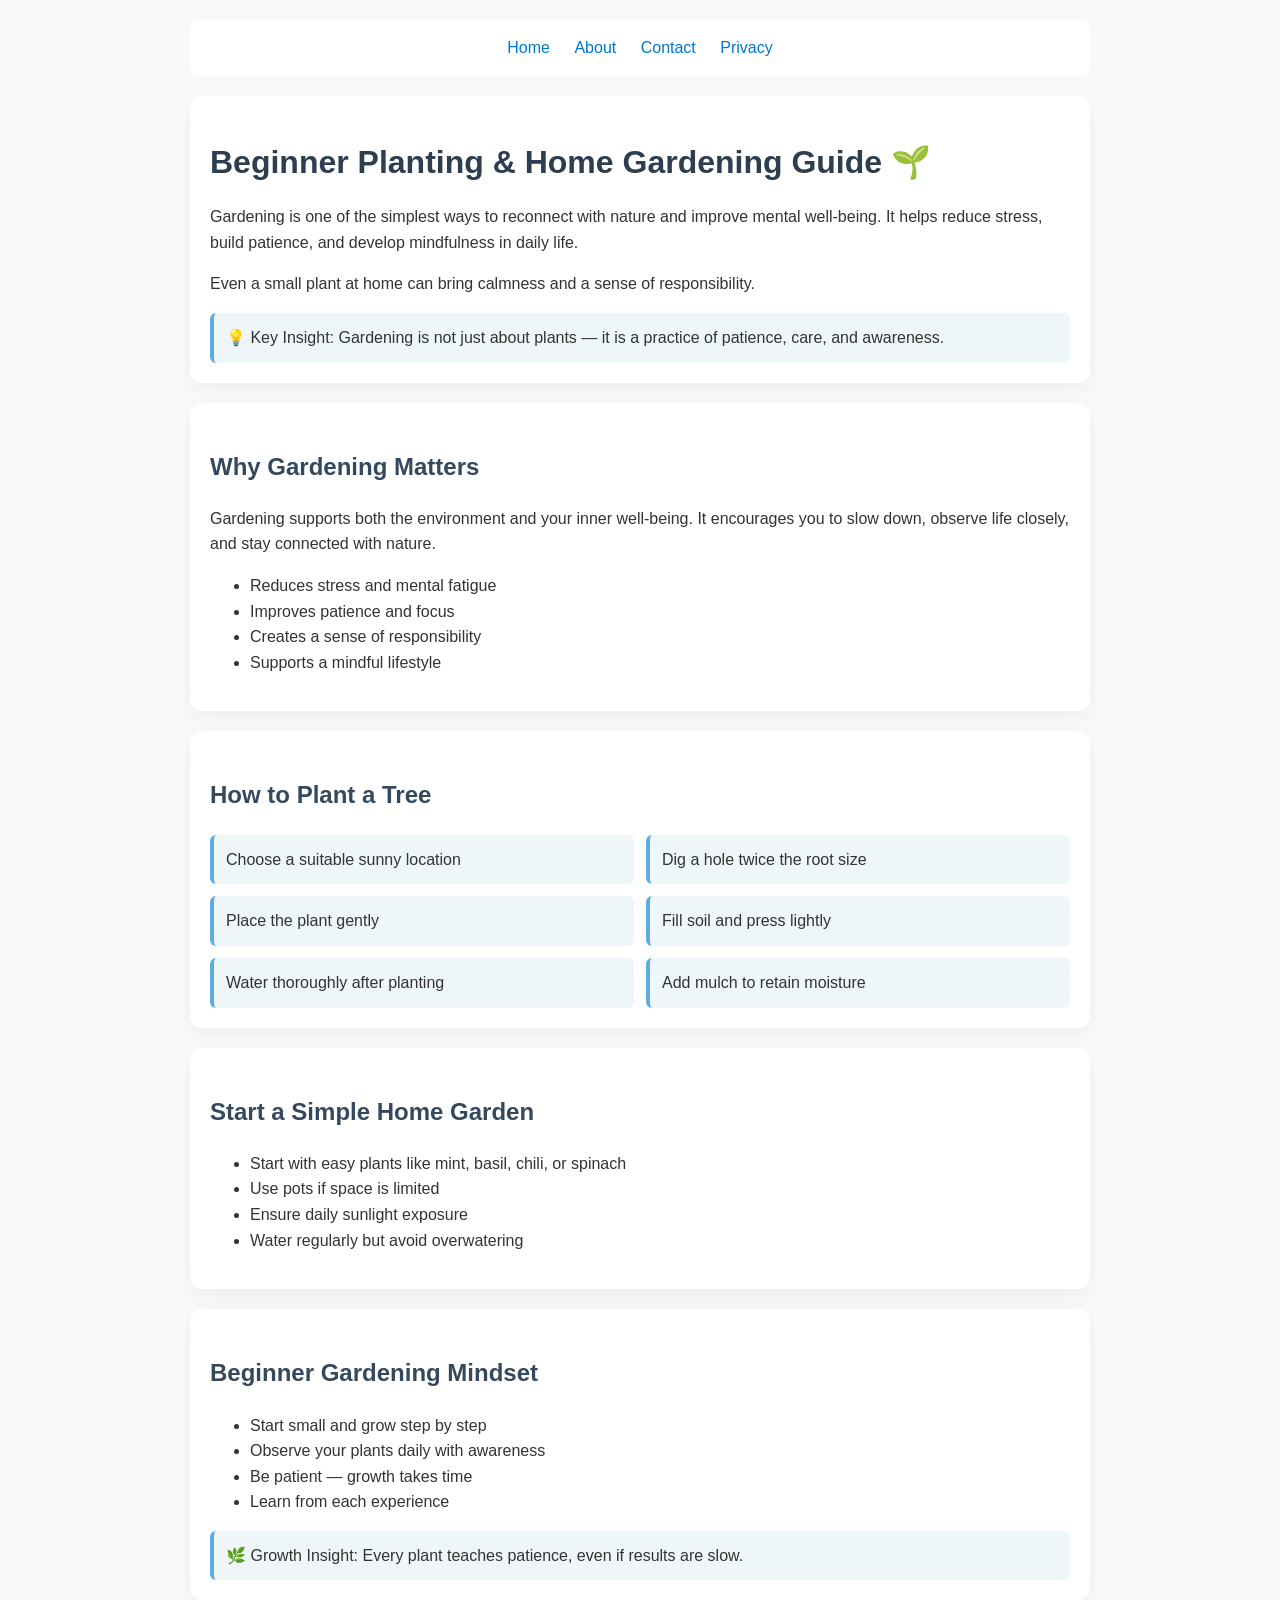
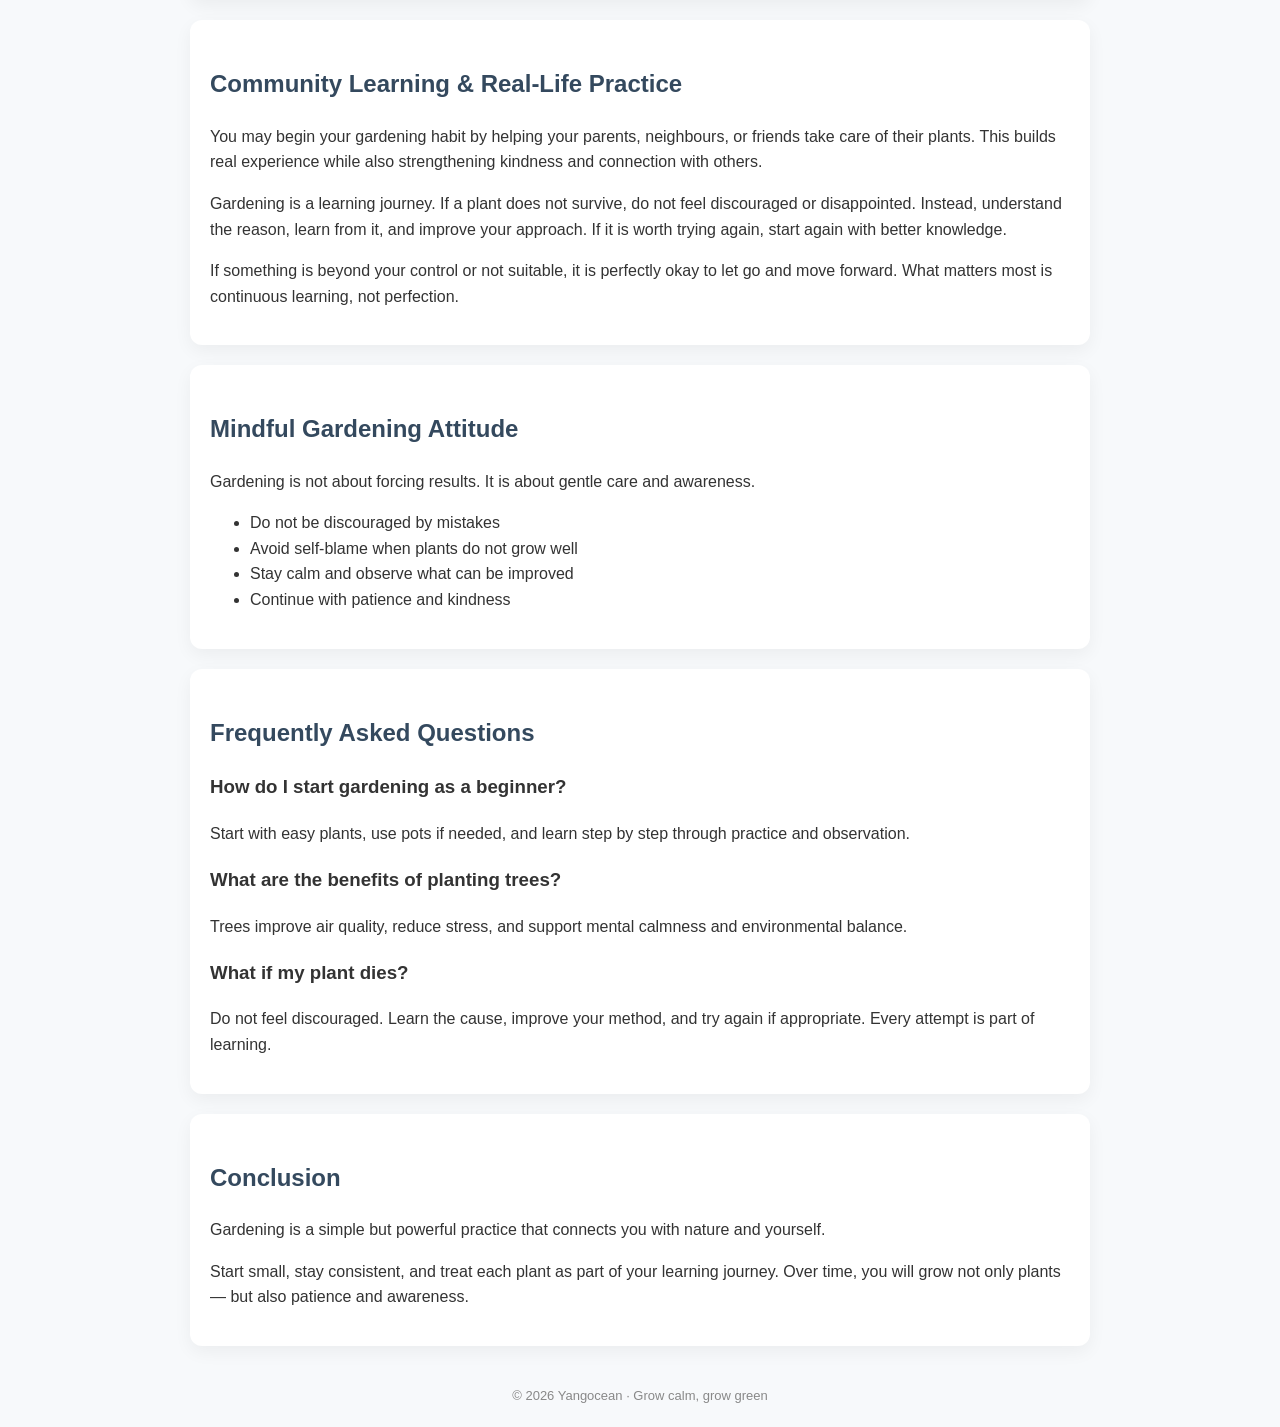
<file: plant-garden.html>
<!DOCTYPE html>
<html lang="en">
<head>
<meta charset="UTF-8">

<title>Beginner Planting & Home Gardening Guide | Grow Trees & Mindful Living | Yangocean</title>

<meta name="description" content="Learn simple home gardening and tree planting steps for beginners. Improve mental well-being, mindfulness, and connect with nature through easy gardening habits.">

<meta name="keywords" content="plant a tree guide, home gardening tips, beginner gardening, how to grow plants, mindful gardening, stress relief nature, urban gardening">

<meta name="viewport" content="width=device-width, initial-scale=1.0">

<link rel="stylesheet" href="style.css">

<!-- FAQ Schema (SEO BOOST) -->
<script type="application/ld+json">
{
  "@context": "https://schema.org",
  "@type": "FAQPage",
  "mainEntity": [
    {
      "@type": "Question",
      "name": "How do I start gardening as a beginner?",
      "acceptedAnswer": {
        "@type": "Answer",
        "text": "Start with easy plants like mint or basil, use simple pots if space is limited, and water consistently while learning gradually from experience."
      }
    },
    {
      "@type": "Question",
      "name": "What are the benefits of planting trees?",
      "acceptedAnswer": {
        "@type": "Answer",
        "text": "Planting trees improves air quality, reduces stress, supports the environment, and promotes patience and mindfulness."
      }
    },
    {
      "@type": "Question",
      "name": "What should I do if my plant dies?",
      "acceptedAnswer": {
        "@type": "Answer",
        "text": "Do not feel discouraged. Learn the reason, improve your method, and try again. Gardening is a learning process, not a failure."
      }
    }
  ]
}
</script>

<!-- AdSense -->
<script async src="https://pagead2.googlesyndication.com/pagead/js/adsbygoogle.js?client=ca-pub-6929570744326515"
crossorigin="anonymous"></script>

</head>

<body>

<div class="container">

  <!-- Navigation -->
  <nav>
    <a href="index.html">Home</a>
    <a href="about.html">About</a>
    <a href="contact.html">Contact</a>
    <a href="privacy.html">Privacy</a>
  </nav>

  <!-- INTRO -->
  <div class="card">

    <h1>Beginner Planting & Home Gardening Guide 🌱</h1>

    <p>
      Gardening is one of the simplest ways to reconnect with nature and improve mental well-being.
      It helps reduce stress, build patience, and develop mindfulness in daily life.
    </p>

    <p>
      Even a small plant at home can bring calmness and a sense of responsibility.
    </p>

    <div class="highlight">
      💡 Key Insight: Gardening is not just about plants — it is a practice of patience, care, and awareness.
    </div>

  </div>

  <!-- WHY -->
  <div class="card">
    <h2>Why Gardening Matters</h2>

    <p>
      Gardening supports both the environment and your inner well-being.
      It encourages you to slow down, observe life closely, and stay connected with nature.
    </p>

    <ul>
      <li>Reduces stress and mental fatigue</li>
      <li>Improves patience and focus</li>
      <li>Creates a sense of responsibility</li>
      <li>Supports a mindful lifestyle</li>
    </ul>
  </div>

  <!-- TREE PLANTING -->
  <div class="card">
    <h2>How to Plant a Tree</h2>

    <div class="grid">
      <div class="item">Choose a suitable sunny location</div>
      <div class="item">Dig a hole twice the root size</div>
      <div class="item">Place the plant gently</div>
      <div class="item">Fill soil and press lightly</div>
      <div class="item">Water thoroughly after planting</div>
      <div class="item">Add mulch to retain moisture</div>
    </div>
  </div>

  <!-- HOME GARDEN -->
  <div class="card">
    <h2>Start a Simple Home Garden</h2>

    <ul>
      <li>Start with easy plants like mint, basil, chili, or spinach</li>
      <li>Use pots if space is limited</li>
      <li>Ensure daily sunlight exposure</li>
      <li>Water regularly but avoid overwatering</li>
    </ul>
  </div>

  <!-- MINDSET -->
  <div class="card">
    <h2>Beginner Gardening Mindset</h2>

    <ul>
      <li>Start small and grow step by step</li>
      <li>Observe your plants daily with awareness</li>
      <li>Be patient — growth takes time</li>
      <li>Learn from each experience</li>
    </ul>

    <div class="highlight">
      🌿 Growth Insight: Every plant teaches patience, even if results are slow.
    </div>
  </div>

  <!-- COMMUNITY SECTION (ENHANCED SEO + EMOTIONAL VALUE) -->
  <div class="card">
    <h2>Community Learning & Real-Life Practice</h2>

    <p>
      You may begin your gardening habit by helping your parents, neighbours, or friends take care of their plants.
      This builds real experience while also strengthening kindness and connection with others.
    </p>

    <p>
      Gardening is a learning journey. If a plant does not survive, do not feel discouraged or disappointed.
      Instead, understand the reason, learn from it, and improve your approach.
      If it is worth trying again, start again with better knowledge.
    </p>

    <p>
      If something is beyond your control or not suitable, it is perfectly okay to let go and move forward.
      What matters most is continuous learning, not perfection.
    </p>
  </div>

  <!-- NEW ADD (EMOTIONAL BALANCE + ADHERENCE TO YOUR STYLE) -->
  <div class="card">
    <h2>Mindful Gardening Attitude</h2>

    <p>
      Gardening is not about forcing results. It is about gentle care and awareness.
    </p>

    <ul>
      <li>Do not be discouraged by mistakes</li>
      <li>Avoid self-blame when plants do not grow well</li>
      <li>Stay calm and observe what can be improved</li>
      <li>Continue with patience and kindness</li>
    </ul>
  </div>

  <!-- FAQ -->
  <div class="card">
    <h2>Frequently Asked Questions</h2>

    <h3>How do I start gardening as a beginner?</h3>
    <p>
      Start with easy plants, use pots if needed, and learn step by step through practice and observation.
    </p>

    <h3>What are the benefits of planting trees?</h3>
    <p>
      Trees improve air quality, reduce stress, and support mental calmness and environmental balance.
    </p>

    <h3>What if my plant dies?</h3>
    <p>
      Do not feel discouraged. Learn the cause, improve your method, and try again if appropriate.
      Every attempt is part of learning.
    </p>
  </div>

  <!-- CONCLUSION -->
  <div class="card">
    <h2>Conclusion</h2>

    <p>
      Gardening is a simple but powerful practice that connects you with nature and yourself.
    </p>

    <p>
      Start small, stay consistent, and treat each plant as part of your learning journey.
      Over time, you will grow not only plants — but also patience and awareness.
    </p>
  </div>

  <!-- FOOTER -->
  <div class="footer">
    © 2026 Yangocean · Grow calm, grow green
  </div>

</div>

</body>
</html>
</file>
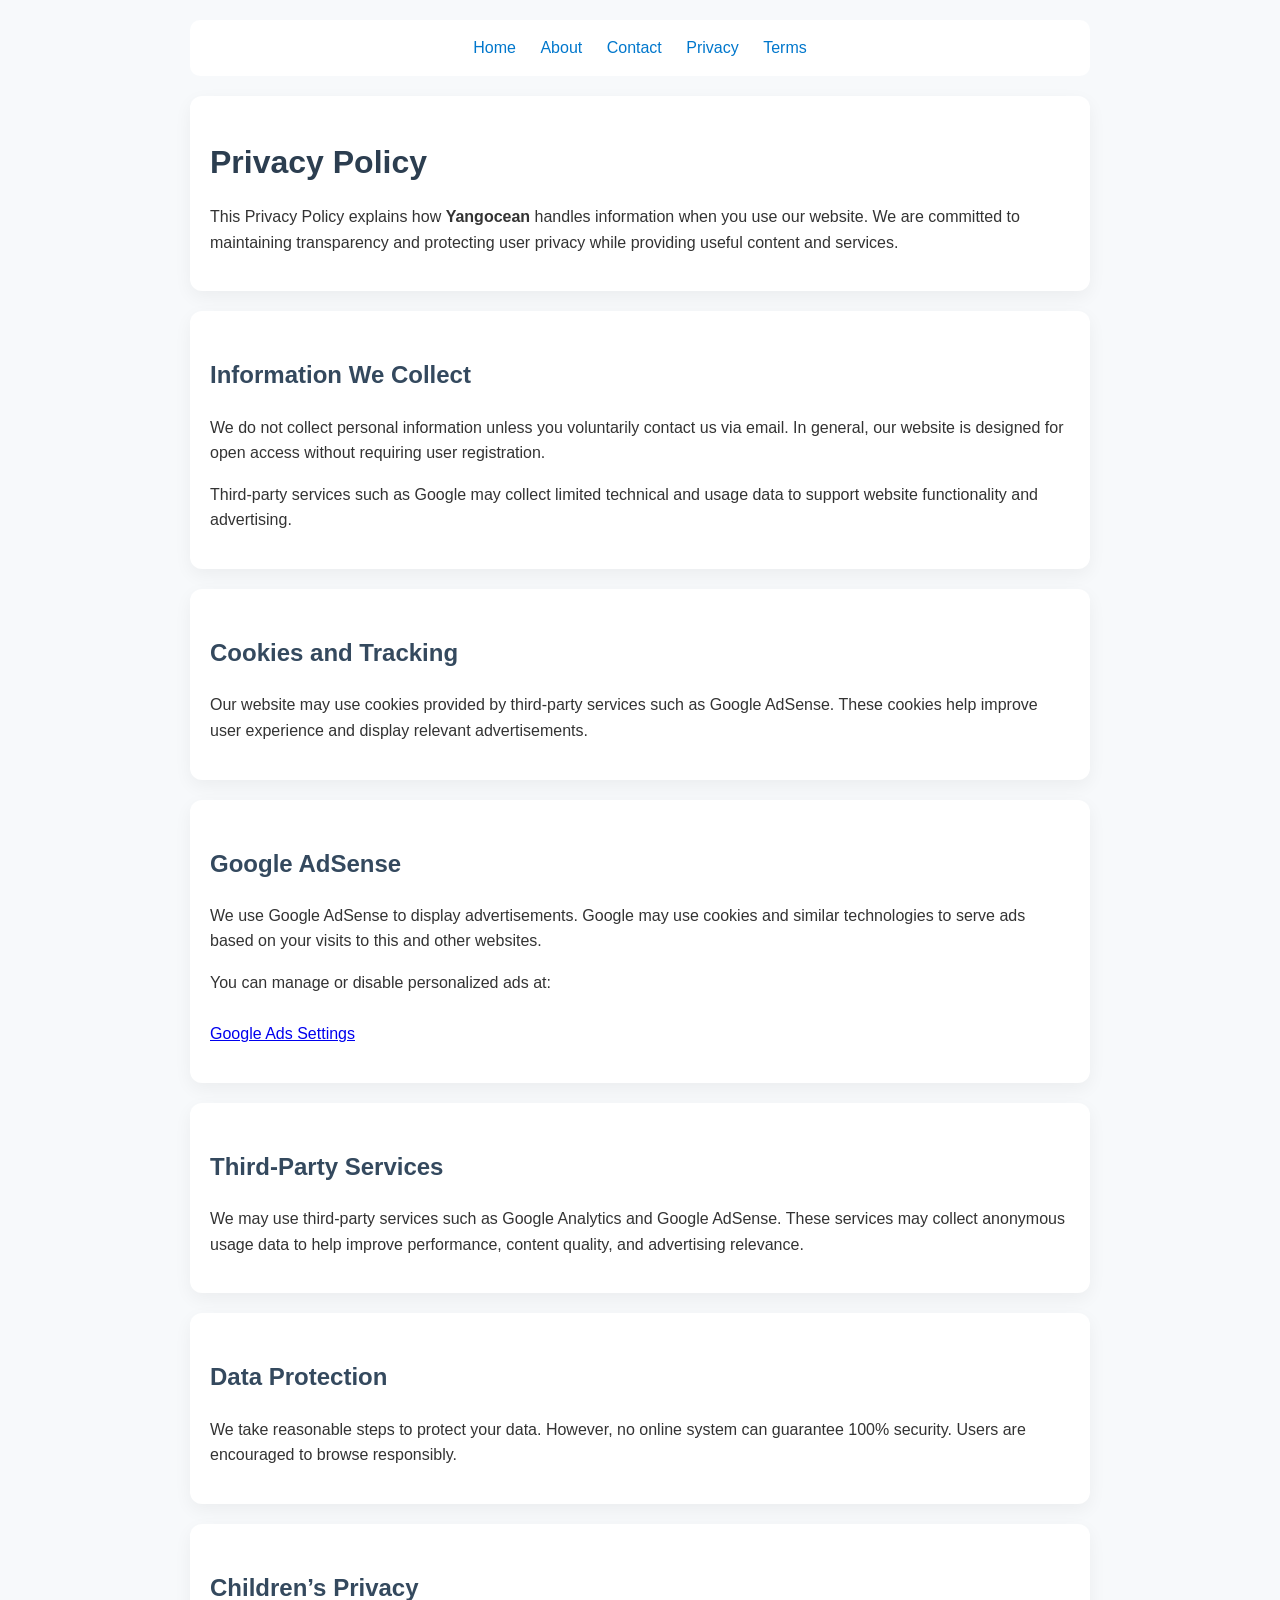
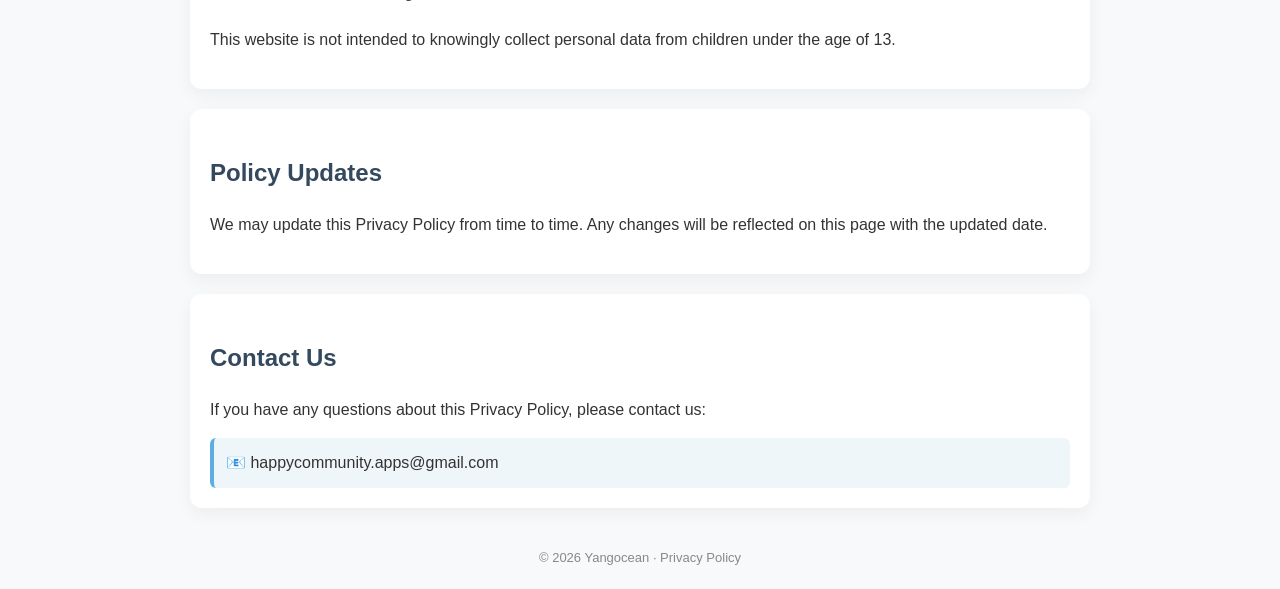
<file: privacy.html>
<!DOCTYPE html>
<html lang="en">
<head>
  <meta charset="UTF-8">

  <title>Privacy Policy - Yangocean | Data Protection & Cookies</title>

  <meta name="description" content="Read Yangocean privacy policy. Learn how we handle cookies, Google AdSense, and limited data collection to improve user experience and advertising relevance.">

  <meta name="viewport" content="width=device-width, initial-scale=1.0">

  <link rel="stylesheet" href="style.css">

  <!-- AdSense -->
  <script async src="https://pagead2.googlesyndication.com/pagead/js/adsbygoogle.js?client=ca-pub-6929570744326515"
    crossorigin="anonymous"></script>
</head>

<body>

<div class="container">

  <nav>
    <a href="index.html">Home</a>
    <a href="about.html">About</a>
    <a href="contact.html">Contact</a>
    <a href="privacy.html">Privacy</a>
    <a href="terms.html">Terms</a>
  </nav>

  <div class="card">

    <h1>Privacy Policy</h1>

    <p>
      This Privacy Policy explains how <strong>Yangocean</strong> handles information when you use our website.
      We are committed to maintaining transparency and protecting user privacy while providing useful content and services.
    </p>

  </div>

  <div class="card">

    <h2>Information We Collect</h2>

    <p>
      We do not collect personal information unless you voluntarily contact us via email.
      In general, our website is designed for open access without requiring user registration.
    </p>

    <p>
      Third-party services such as Google may collect limited technical and usage data to support website functionality and advertising.
    </p>

  </div>

  <div class="card">

    <h2>Cookies and Tracking</h2>

    <p>
      Our website may use cookies provided by third-party services such as Google AdSense.
      These cookies help improve user experience and display relevant advertisements.
    </p>

  </div>

  <div class="card">

    <h2>Google AdSense</h2>

    <p>
      We use Google AdSense to display advertisements. Google may use cookies and similar technologies
      to serve ads based on your visits to this and other websites.
    </p>

    <p>
      You can manage or disable personalized ads at:
      <br><br>
      <a href="https://www.google.com/settings/ads" target="_blank">
        Google Ads Settings
      </a>
    </p>

  </div>

  <div class="card">

    <h2>Third-Party Services</h2>

    <p>
      We may use third-party services such as Google Analytics and Google AdSense.
      These services may collect anonymous usage data to help improve performance, content quality, and advertising relevance.
    </p>

  </div>

  <div class="card">

    <h2>Data Protection</h2>

    <p>
      We take reasonable steps to protect your data. However, no online system can guarantee 100% security.
      Users are encouraged to browse responsibly.
    </p>

  </div>

  <div class="card">

    <h2>Children’s Privacy</h2>

    <p>
      This website is not intended to knowingly collect personal data from children under the age of 13.
    </p>

  </div>

  <div class="card">

    <h2>Policy Updates</h2>

    <p>
      We may update this Privacy Policy from time to time. Any changes will be reflected on this page with the updated date.
    </p>

  </div>

  <div class="card">

    <h2>Contact Us</h2>

    <p>
      If you have any questions about this Privacy Policy, please contact us:
    </p>

    <div class="highlight">
      📧 happycommunity.apps@gmail.com
    </div>

  </div>

  <div class="footer">
    © 2026 Yangocean · Privacy Policy
  </div>

</div>

</body>
</html>
</file>
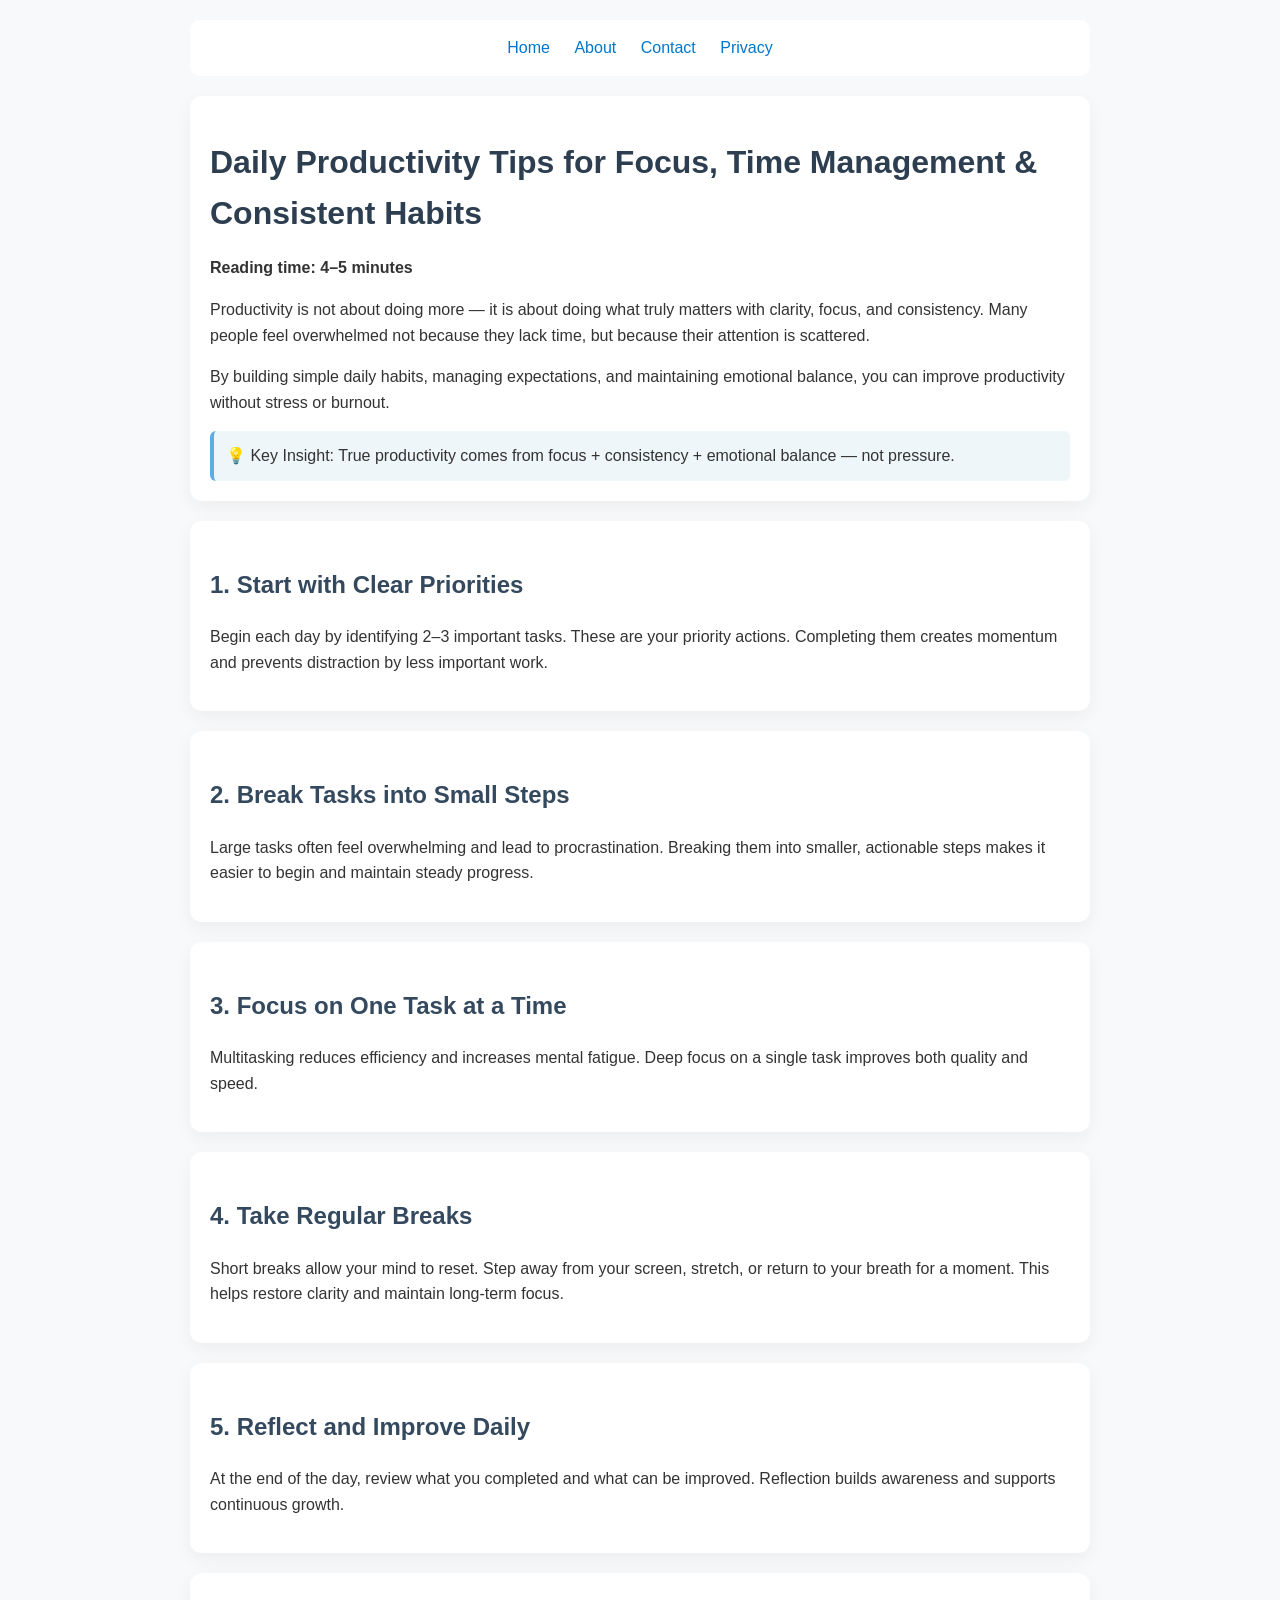
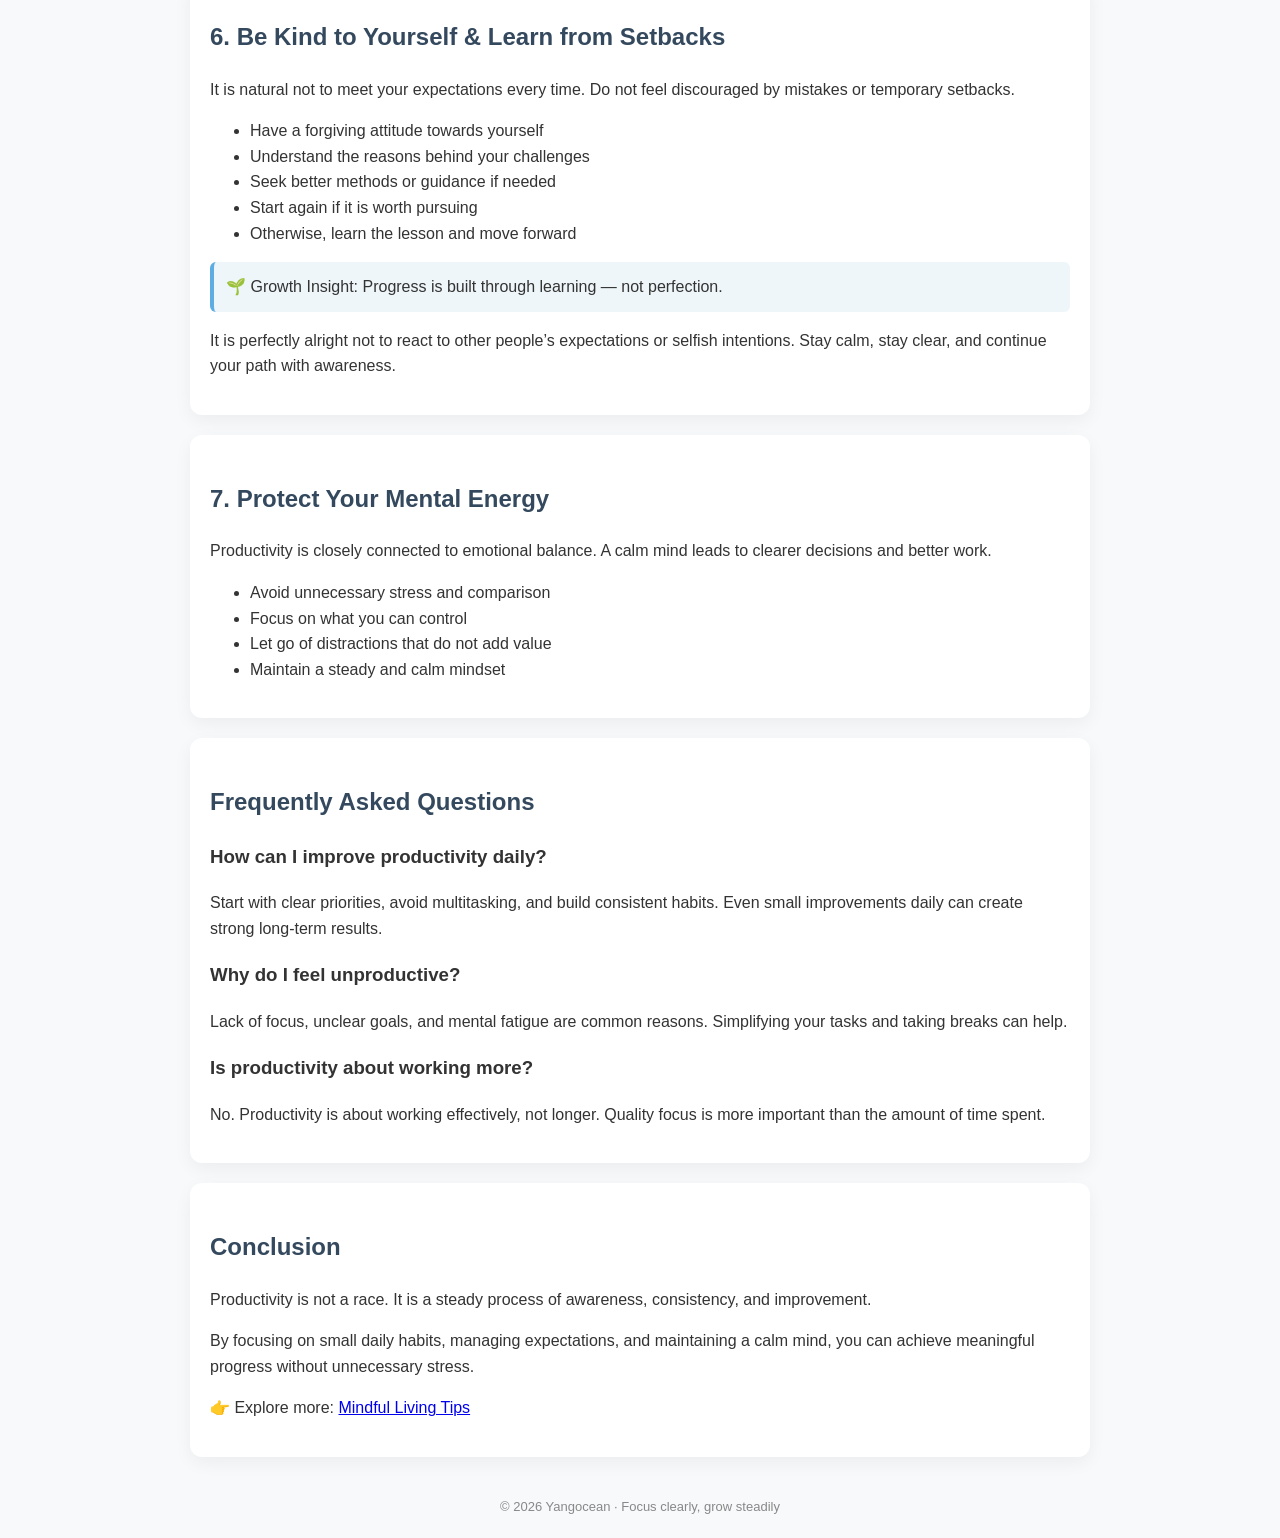
<file: productivity.html>
<!DOCTYPE html>
<html lang="en">
<head>
<meta charset="UTF-8">

<title>Daily Productivity Tips for Focus, Time Management & Consistent Habits | Yangocean</title>

<meta name="description" content="Improve daily productivity with simple focus techniques, habit building, time management strategies, and emotional balance for a calmer and more effective life.">

<meta name="viewport" content="width=device-width, initial-scale=1.0">

<link rel="stylesheet" href="style.css">

<!-- FAQ Schema -->
<script type="application/ld+json">
{
  "@context": "https://schema.org",
  "@type": "FAQPage",
  "mainEntity": [
    {
      "@type": "Question",
      "name": "How can I improve productivity daily?",
      "acceptedAnswer": {
        "@type": "Answer",
        "text": "Start with clear priorities, avoid multitasking, and build consistent habits. Even small improvements daily can create strong long-term results."
      }
    },
    {
      "@type": "Question",
      "name": "Why do I feel unproductive?",
      "acceptedAnswer": {
        "@type": "Answer",
        "text": "Lack of focus, unclear goals, and mental fatigue are common reasons. Simplifying tasks and taking regular breaks can help improve productivity."
      }
    },
    {
      "@type": "Question",
      "name": "Is productivity about working more?",
      "acceptedAnswer": {
        "@type": "Answer",
        "text": "No. Productivity is about working effectively, not longer. Quality focus and clarity are more important than the number of hours worked."
      }
    }
  ]
}
</script>

<!-- Article Schema -->
<script type="application/ld+json">
{
  "@context": "https://schema.org",
  "@type": "Article",
  "headline": "Daily Productivity Tips for Focus, Time Management & Consistent Habits",
  "description": "Improve daily productivity with simple focus techniques, habit building, and emotional balance strategies.",
  "author": {
    "@type": "Organization",
    "name": "Yangocean"
  },
  "publisher": {
    "@type": "Organization",
    "name": "Yangocean"
  },
  "datePublished": "2026-04-01"
}
</script>

<!-- AdSense -->
<script async src="https://pagead2.googlesyndication.com/pagead/js/adsbygoogle.js?client=ca-pub-6929570744326515"
crossorigin="anonymous"></script>

</head>

<body>

<div class="container">

  <!-- Navigation -->
  <nav>
    <a href="index.html">Home</a>
    <a href="about.html">About</a>
    <a href="contact.html">Contact</a>
    <a href="privacy.html">Privacy</a>
  </nav>

  <!-- Intro -->
  <div class="card">
    <h1>Daily Productivity Tips for Focus, Time Management & Consistent Habits</h1>

    <p><strong>Reading time: 4–5 minutes</strong></p>

    <p>
      Productivity is not about doing more — it is about doing what truly matters with clarity, focus, and consistency.
      Many people feel overwhelmed not because they lack time, but because their attention is scattered.
    </p>

    <p>
      By building simple daily habits, managing expectations, and maintaining emotional balance,
      you can improve productivity without stress or burnout.
    </p>

    <div class="highlight">
      💡 Key Insight: True productivity comes from focus + consistency + emotional balance — not pressure.
    </div>
  </div>

  <!-- Section 1 -->
  <div class="card">
    <h2>1. Start with Clear Priorities</h2>
    <p>
      Begin each day by identifying 2–3 important tasks. These are your priority actions.
      Completing them creates momentum and prevents distraction by less important work.
    </p>
  </div>

  <!-- Section 2 -->
  <div class="card">
    <h2>2. Break Tasks into Small Steps</h2>
    <p>
      Large tasks often feel overwhelming and lead to procrastination.
      Breaking them into smaller, actionable steps makes it easier to begin and maintain steady progress.
    </p>
  </div>

  <!-- Section 3 -->
  <div class="card">
    <h2>3. Focus on One Task at a Time</h2>
    <p>
      Multitasking reduces efficiency and increases mental fatigue.
      Deep focus on a single task improves both quality and speed.
    </p>
  </div>

  <!-- Section 4 -->
  <div class="card">
    <h2>4. Take Regular Breaks</h2>
    <p>
      Short breaks allow your mind to reset. Step away from your screen, stretch, or return to your breath for a moment.
      This helps restore clarity and maintain long-term focus.
    </p>
  </div>

  <!-- Section 5 -->
  <div class="card">
    <h2>5. Reflect and Improve Daily</h2>
    <p>
      At the end of the day, review what you completed and what can be improved.
      Reflection builds awareness and supports continuous growth.
    </p>
  </div>

  <!-- Emotional Section -->
  <div class="card">
    <h2>6. Be Kind to Yourself & Learn from Setbacks</h2>

    <p>
      It is natural not to meet your expectations every time. Do not feel discouraged by mistakes or temporary setbacks.
    </p>

    <ul>
      <li>Have a forgiving attitude towards yourself</li>
      <li>Understand the reasons behind your challenges</li>
      <li>Seek better methods or guidance if needed</li>
      <li>Start again if it is worth pursuing</li>
      <li>Otherwise, learn the lesson and move forward</li>
    </ul>

    <div class="highlight">
      🌱 Growth Insight: Progress is built through learning — not perfection.
    </div>

    <p>
      It is perfectly alright not to react to other people’s expectations or selfish intentions.
      Stay calm, stay clear, and continue your path with awareness.
    </p>
  </div>

  <!-- Energy Section -->
  <div class="card">
    <h2>7. Protect Your Mental Energy</h2>

    <p>
      Productivity is closely connected to emotional balance. A calm mind leads to clearer decisions and better work.
    </p>

    <ul>
      <li>Avoid unnecessary stress and comparison</li>
      <li>Focus on what you can control</li>
      <li>Let go of distractions that do not add value</li>
      <li>Maintain a steady and calm mindset</li>
    </ul>
  </div>

  <!-- FAQ -->
  <div class="card">
    <h2>Frequently Asked Questions</h2>

    <h3>How can I improve productivity daily?</h3>
    <p>
      Start with clear priorities, avoid multitasking, and build consistent habits. Even small improvements daily can create strong long-term results.
    </p>

    <h3>Why do I feel unproductive?</h3>
    <p>
      Lack of focus, unclear goals, and mental fatigue are common reasons. Simplifying your tasks and taking breaks can help.
    </p>

    <h3>Is productivity about working more?</h3>
    <p>
      No. Productivity is about working effectively, not longer. Quality focus is more important than the amount of time spent.
    </p>
  </div>

  <!-- Conclusion -->
  <div class="card">
    <h2>Conclusion</h2>

    <p>
      Productivity is not a race. It is a steady process of awareness, consistency, and improvement.
    </p>

    <p>
      By focusing on small daily habits, managing expectations, and maintaining a calm mind,
      you can achieve meaningful progress without unnecessary stress.
    </p>

    <p>
      👉 Explore more: <a href="mindful-tips.html">Mindful Living Tips</a>
    </p>
  </div>

  <!-- Footer -->
  <div class="footer">
    © 2026 Yangocean · Focus clearly, grow steadily
  </div>

</div>

</body>
</html>
</file>
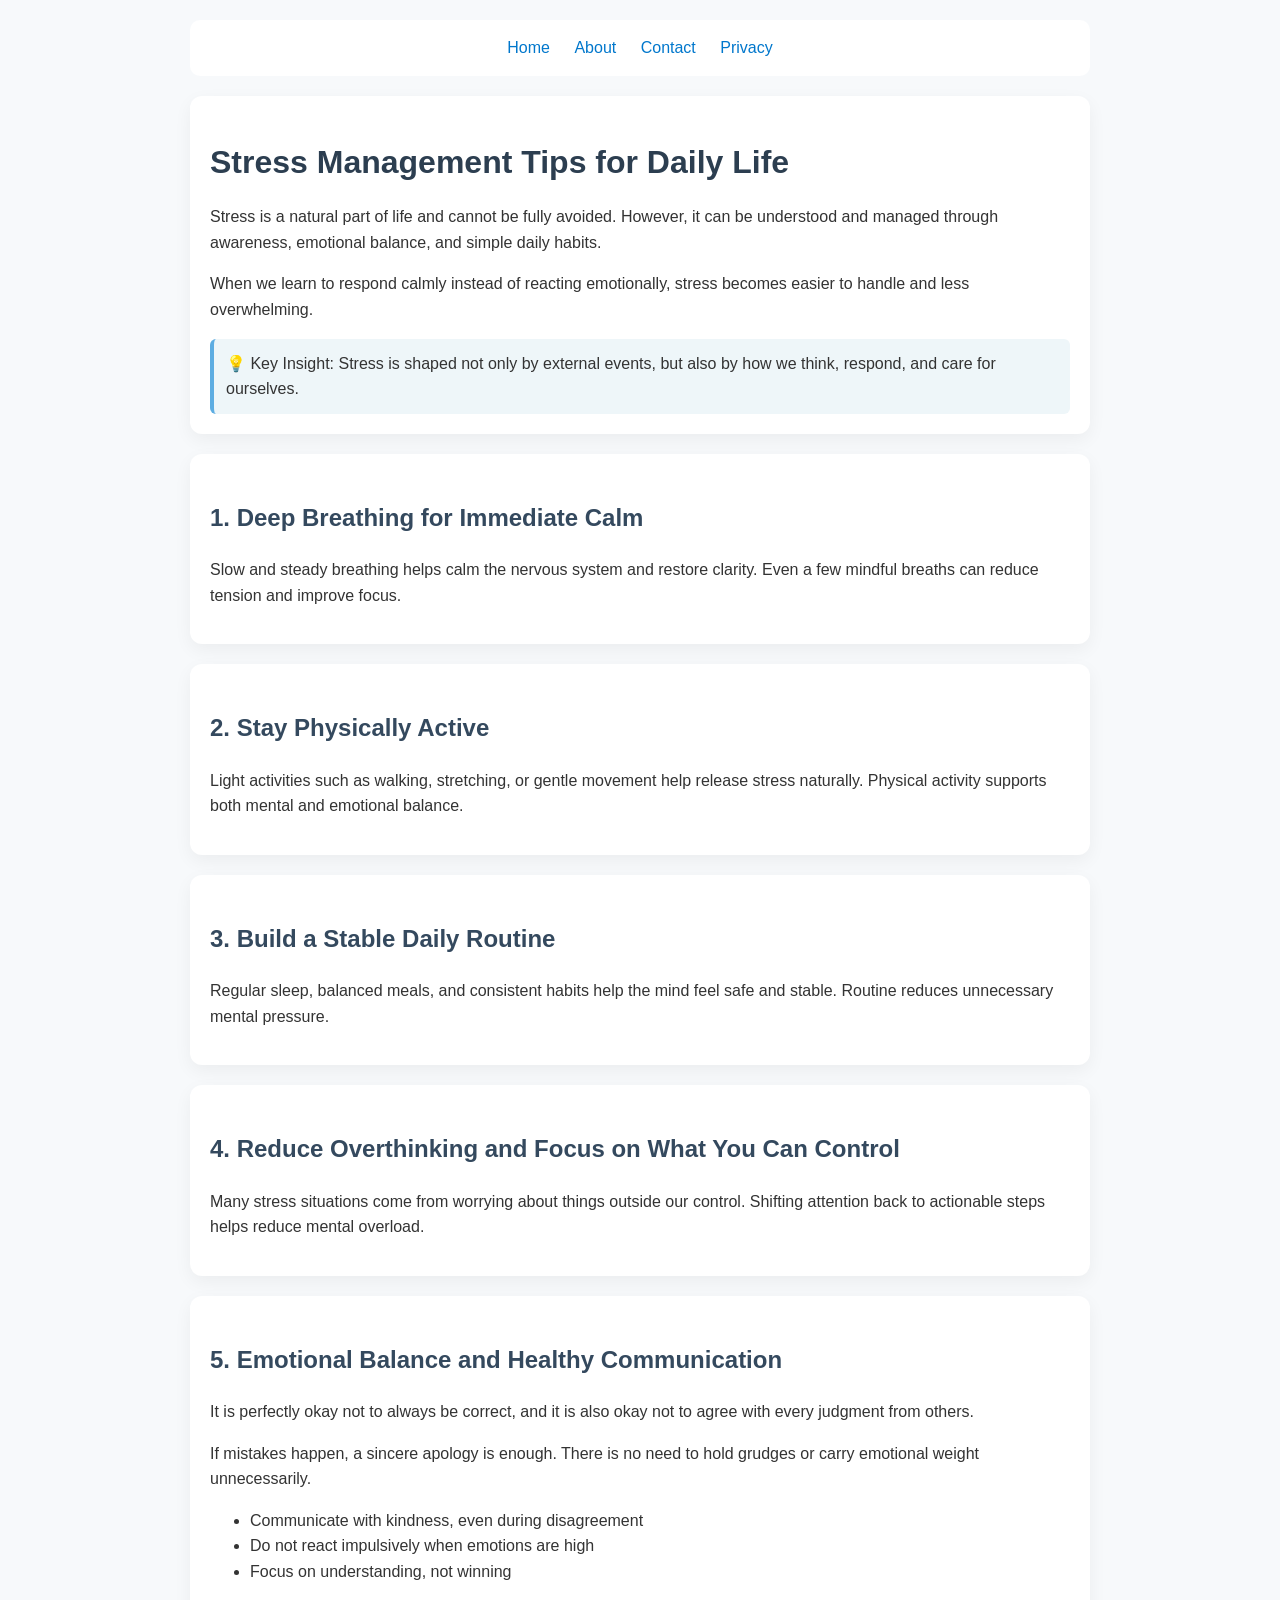
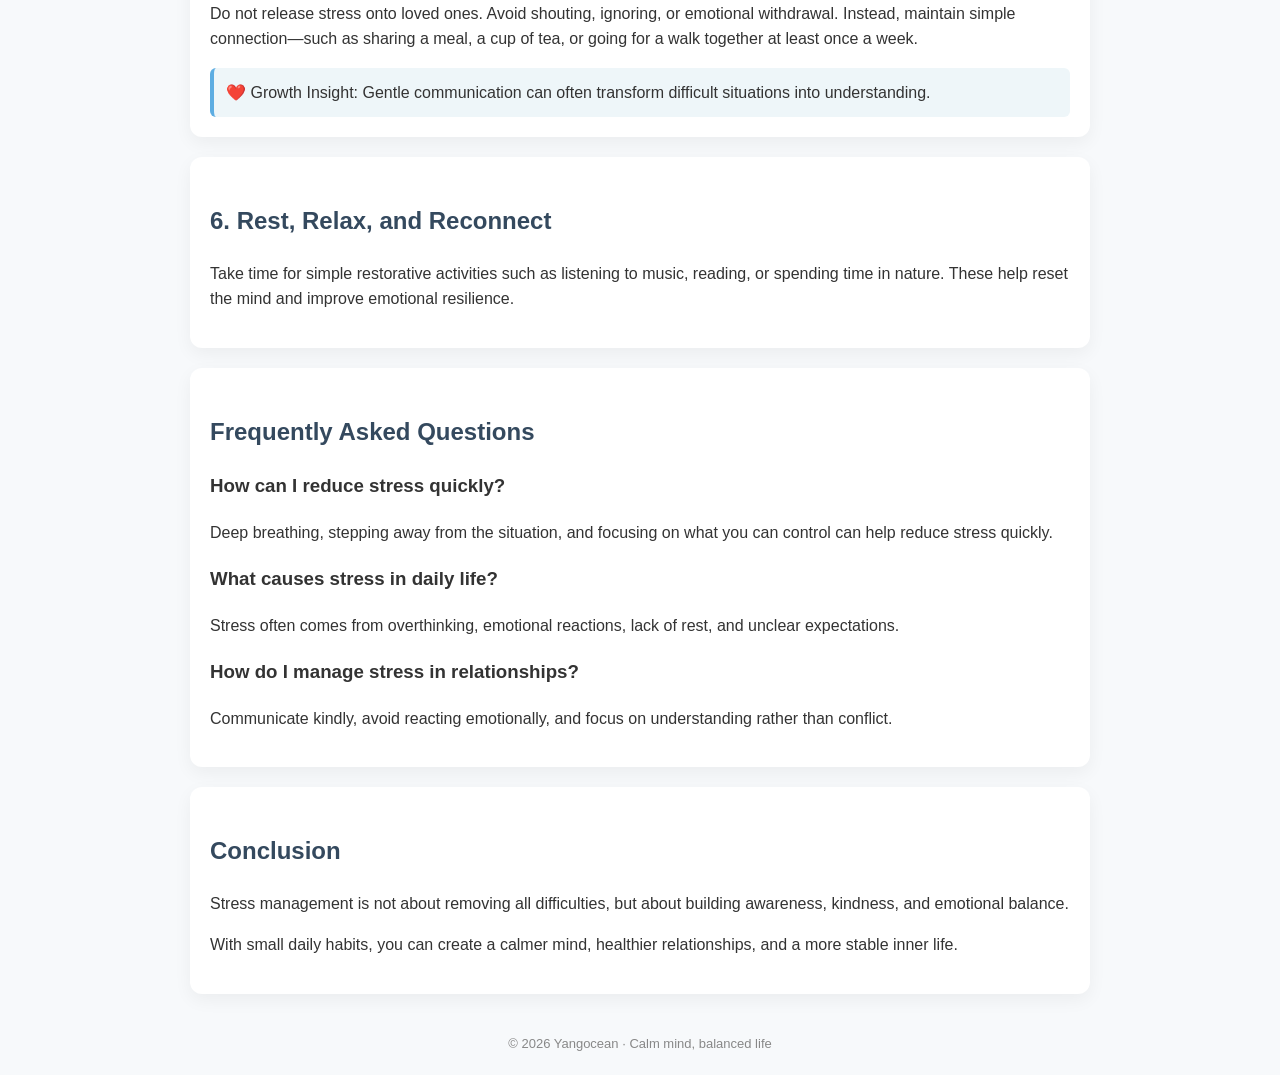
<file: stress-management.html>
<!DOCTYPE html>
<html lang="en">
<head>
<meta charset="UTF-8">

<title>Stress Management Tips for Daily Life (Calm Mind & Emotional Balance) | Yangocean</title>

<meta name="description" content="Learn simple stress management techniques including breathing, emotional balance, communication, and healthy habits to reduce stress and improve mental well-being.">

<meta name="keywords" content="stress management tips, reduce stress naturally, emotional balance, calm mind, breathing exercises, mental health habits, daily stress relief">

<meta name="viewport" content="width=device-width, initial-scale=1.0">

<link rel="stylesheet" href="style.css">

<!-- FAQ Schema (SEO BOOST) -->
<script type="application/ld+json">
{
  "@context": "https://schema.org",
  "@type": "FAQPage",
  "mainEntity": [
    {
      "@type": "Question",
      "name": "How can I reduce stress quickly?",
      "acceptedAnswer": {
        "@type": "Answer",
        "text": "Slow deep breathing, stepping away from the situation, and focusing on what you can control can quickly reduce stress levels."
      }
    },
    {
      "@type": "Question",
      "name": "What are the main causes of stress?",
      "acceptedAnswer": {
        "@type": "Answer",
        "text": "Stress is often caused by overthinking, emotional reactions, unclear expectations, and lack of rest or balance in daily life."
      }
    },
    {
      "@type": "Question",
      "name": "How do I manage emotional stress in relationships?",
      "acceptedAnswer": {
        "@type": "Answer",
        "text": "Communicate with kindness, avoid reacting impulsively, apologize when needed, and do not hold grudges. Focus on understanding rather than winning arguments."
      }
    }
  ]
}
</script>

<!-- AdSense -->
<script async src="https://pagead2.googlesyndication.com/pagead/js/adsbygoogle.js?client=ca-pub-6929570744326515"
crossorigin="anonymous"></script>

</head>

<body>

<div class="container">

  <!-- NAV -->
  <nav>
    <a href="index.html">Home</a>
    <a href="about.html">About</a>
    <a href="contact.html">Contact</a>
    <a href="privacy.html">Privacy</a>
  </nav>

  <!-- INTRO -->
  <div class="card">

    <h1>Stress Management Tips for Daily Life</h1>

    <p>
      Stress is a natural part of life and cannot be fully avoided.
      However, it can be understood and managed through awareness, emotional balance, and simple daily habits.
    </p>

    <p>
      When we learn to respond calmly instead of reacting emotionally,
      stress becomes easier to handle and less overwhelming.
    </p>

    <div class="highlight">
      💡 Key Insight: Stress is shaped not only by external events, but also by how we think, respond, and care for ourselves.
    </div>

  </div>

  <!-- SECTION 1 -->
  <div class="card">
    <h2>1. Deep Breathing for Immediate Calm</h2>
    <p>
      Slow and steady breathing helps calm the nervous system and restore clarity.
      Even a few mindful breaths can reduce tension and improve focus.
    </p>
  </div>

  <!-- SECTION 2 -->
  <div class="card">
    <h2>2. Stay Physically Active</h2>
    <p>
      Light activities such as walking, stretching, or gentle movement help release stress naturally.
      Physical activity supports both mental and emotional balance.
    </p>
  </div>

  <!-- SECTION 3 -->
  <div class="card">
    <h2>3. Build a Stable Daily Routine</h2>
    <p>
      Regular sleep, balanced meals, and consistent habits help the mind feel safe and stable.
      Routine reduces unnecessary mental pressure.
    </p>
  </div>

  <!-- SECTION 4 -->
  <div class="card">
    <h2>4. Reduce Overthinking and Focus on What You Can Control</h2>
    <p>
      Many stress situations come from worrying about things outside our control.
      Shifting attention back to actionable steps helps reduce mental overload.
    </p>
  </div>

  <!-- SECTION 5 (IMPROVED EMOTIONAL BALANCE SECTION) -->
  <div class="card">
    <h2>5. Emotional Balance and Healthy Communication</h2>

    <p>
      It is perfectly okay not to always be correct, and it is also okay not to agree with every judgment from others.
    </p>

    <p>
      If mistakes happen, a sincere apology is enough.
      There is no need to hold grudges or carry emotional weight unnecessarily.
    </p>

    <ul>
      <li>Communicate with kindness, even during disagreement</li>
      <li>Do not react impulsively when emotions are high</li>
      <li>Focus on understanding, not winning</li>
    </ul>

    <p>
      Do not release stress onto loved ones.
      Avoid shouting, ignoring, or emotional withdrawal.
      Instead, maintain simple connection—such as sharing a meal, a cup of tea, or going for a walk together at least once a week.
    </p>

    <div class="highlight">
      ❤️ Growth Insight: Gentle communication can often transform difficult situations into understanding.
    </div>

  </div>

  <!-- SECTION 6 -->
  <div class="card">
    <h2>6. Rest, Relax, and Reconnect</h2>
    <p>
      Take time for simple restorative activities such as listening to music, reading, or spending time in nature.
      These help reset the mind and improve emotional resilience.
    </p>
  </div>

  <!-- FAQ -->
  <div class="card">
    <h2>Frequently Asked Questions</h2>

    <h3>How can I reduce stress quickly?</h3>
    <p>
      Deep breathing, stepping away from the situation, and focusing on what you can control can help reduce stress quickly.
    </p>

    <h3>What causes stress in daily life?</h3>
    <p>
      Stress often comes from overthinking, emotional reactions, lack of rest, and unclear expectations.
    </p>

    <h3>How do I manage stress in relationships?</h3>
    <p>
      Communicate kindly, avoid reacting emotionally, and focus on understanding rather than conflict.
    </p>

  </div>

  <!-- CONCLUSION -->
  <div class="card">
    <h2>Conclusion</h2>

    <p>
      Stress management is not about removing all difficulties, but about building awareness, kindness, and emotional balance.
    </p>

    <p>
      With small daily habits, you can create a calmer mind, healthier relationships, and a more stable inner life.
    </p>

  </div>

  <!-- FOOTER -->
  <div class="footer">
    © 2026 Yangocean · Calm mind, balanced life
  </div>

</div>

</body>
</html>
</file>
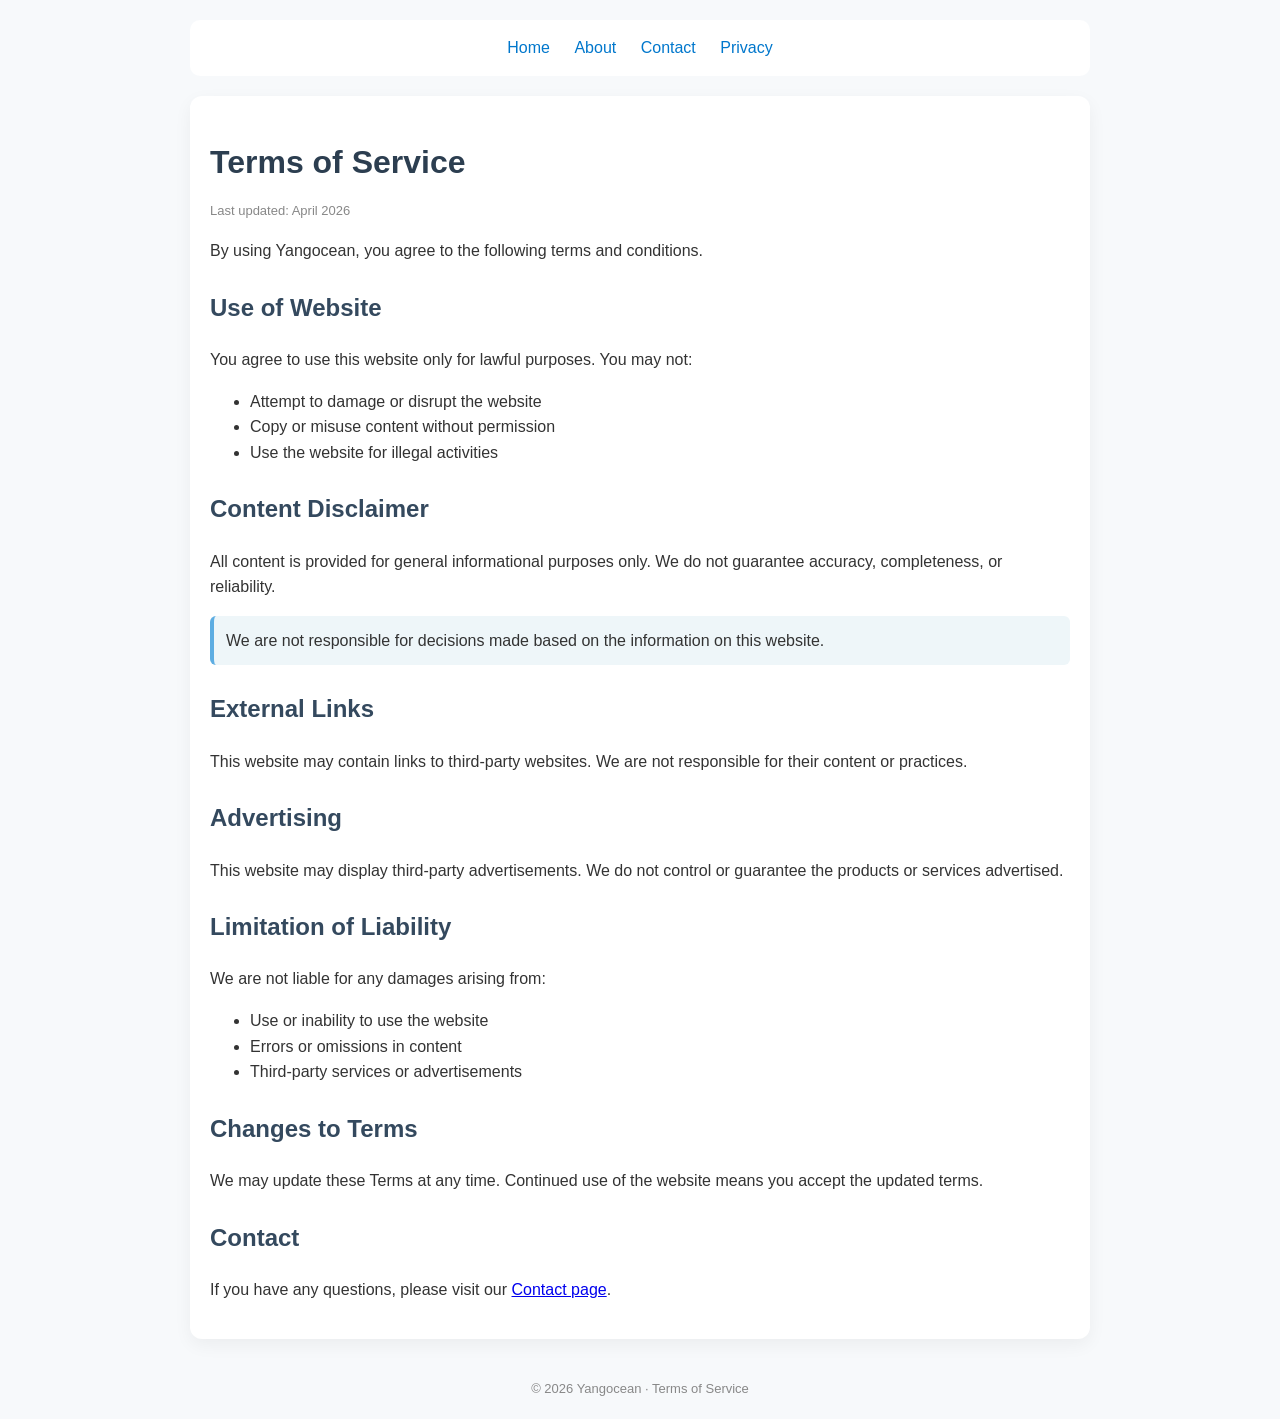
<file: terms.html>
<!DOCTYPE html>
<html lang="en">
<head>
<meta charset="UTF-8">
<title>Terms of Service - Yangocean</title>
<meta name="description" content="Terms of service for using Yangocean website including content usage, limitations, and user responsibilities.">
<meta name="viewport" content="width=device-width, initial-scale=1.0">

<link rel="stylesheet" href="style.css">
</head>

<body>

<div class="container">

  <!-- Navigation -->
  <nav>
    <a href="index.html">Home</a>
    <a href="about.html">About</a>
    <a href="contact.html">Contact</a>
    <a href="privacy.html">Privacy</a>
  </nav>

  <div class="card">

    <h1>Terms of Service</h1>
    <p style="font-size:13px; color:#888;">Last updated: April 2026</p>

    <p>
      By using Yangocean, you agree to the following terms and conditions.
    </p>

    <h2>Use of Website</h2>
    <p>You agree to use this website only for lawful purposes. You may not:</p>
    <ul>
      <li>Attempt to damage or disrupt the website</li>
      <li>Copy or misuse content without permission</li>
      <li>Use the website for illegal activities</li>
    </ul>

    <h2>Content Disclaimer</h2>
    <p>
      All content is provided for general informational purposes only. We do not guarantee accuracy, completeness, or reliability.
    </p>

    <div class="highlight">
      We are not responsible for decisions made based on the information on this website.
    </div>

    <h2>External Links</h2>
    <p>
      This website may contain links to third-party websites. We are not responsible for their content or practices.
    </p>

    <h2>Advertising</h2>
    <p>
      This website may display third-party advertisements. We do not control or guarantee the products or services advertised.
    </p>

    <h2>Limitation of Liability</h2>
    <p>We are not liable for any damages arising from:</p>
    <ul>
      <li>Use or inability to use the website</li>
      <li>Errors or omissions in content</li>
      <li>Third-party services or advertisements</li>
    </ul>

    <h2>Changes to Terms</h2>
    <p>
      We may update these Terms at any time. Continued use of the website means you accept the updated terms.
    </p>

    <h2>Contact</h2>
    <p>
      If you have any questions, please visit our <a href="contact.html">Contact page</a>.
    </p>

  </div>

  <!-- Footer -->
  <div class="footer">
    © 2026 Yangocean · Terms of Service
  </div>

</div>

</body>
</html>
</file>
<file: style.css>
body {
  font-family: Arial, sans-serif;
  margin: 0;
  background: #f7f9fb;
  color: #333;
  line-height: 1.6;
}

/* Layout container */
.container {
  max-width: 900px;
  margin: auto;
  padding: 20px;
}

/* Headings */
h1 {
  color: #2c3e50;
  margin-bottom: 10px;
}

h2 {
  color: #34495e;
  margin-top: 25px;
}

/* Navigation */
nav {
  text-align: center;
  padding: 15px 0;
  margin-bottom: 20px;
  background: white;
  border-radius: 10px;
}

nav a {
  margin: 0 10px;
  text-decoration: none;
  color: #0077cc;
  font-weight: 500;
}

nav a:hover {
  text-decoration: underline;
}

/* Card UI (VERY important for AdSense quality signal) */
.card {
  background: #ffffff;
  padding: 20px;
  border-radius: 12px;
  margin-top: 20px;
  box-shadow: 0 6px 18px rgba(0,0,0,0.05);
}

/* Highlight boxes */
.highlight {
  background: #eef6f9;
  padding: 12px;
  border-left: 4px solid #5dade2;
  border-radius: 6px;
}

/* Grid layout */
.grid {
  display: grid;
  grid-template-columns: 1fr;
  gap: 12px;
}

@media (min-width: 700px) {
  .grid {
    grid-template-columns: 1fr 1fr;
  }
}

/* Feature box */
.item {
  background: #eef6f9;
  padding: 12px;
  border-left: 4px solid #5dade2;
  border-radius: 6px;
}

/* Footer */
.footer {
  margin-top: 40px;
  text-align: center;
  font-size: 13px;
  color: #888;
}
</file>
